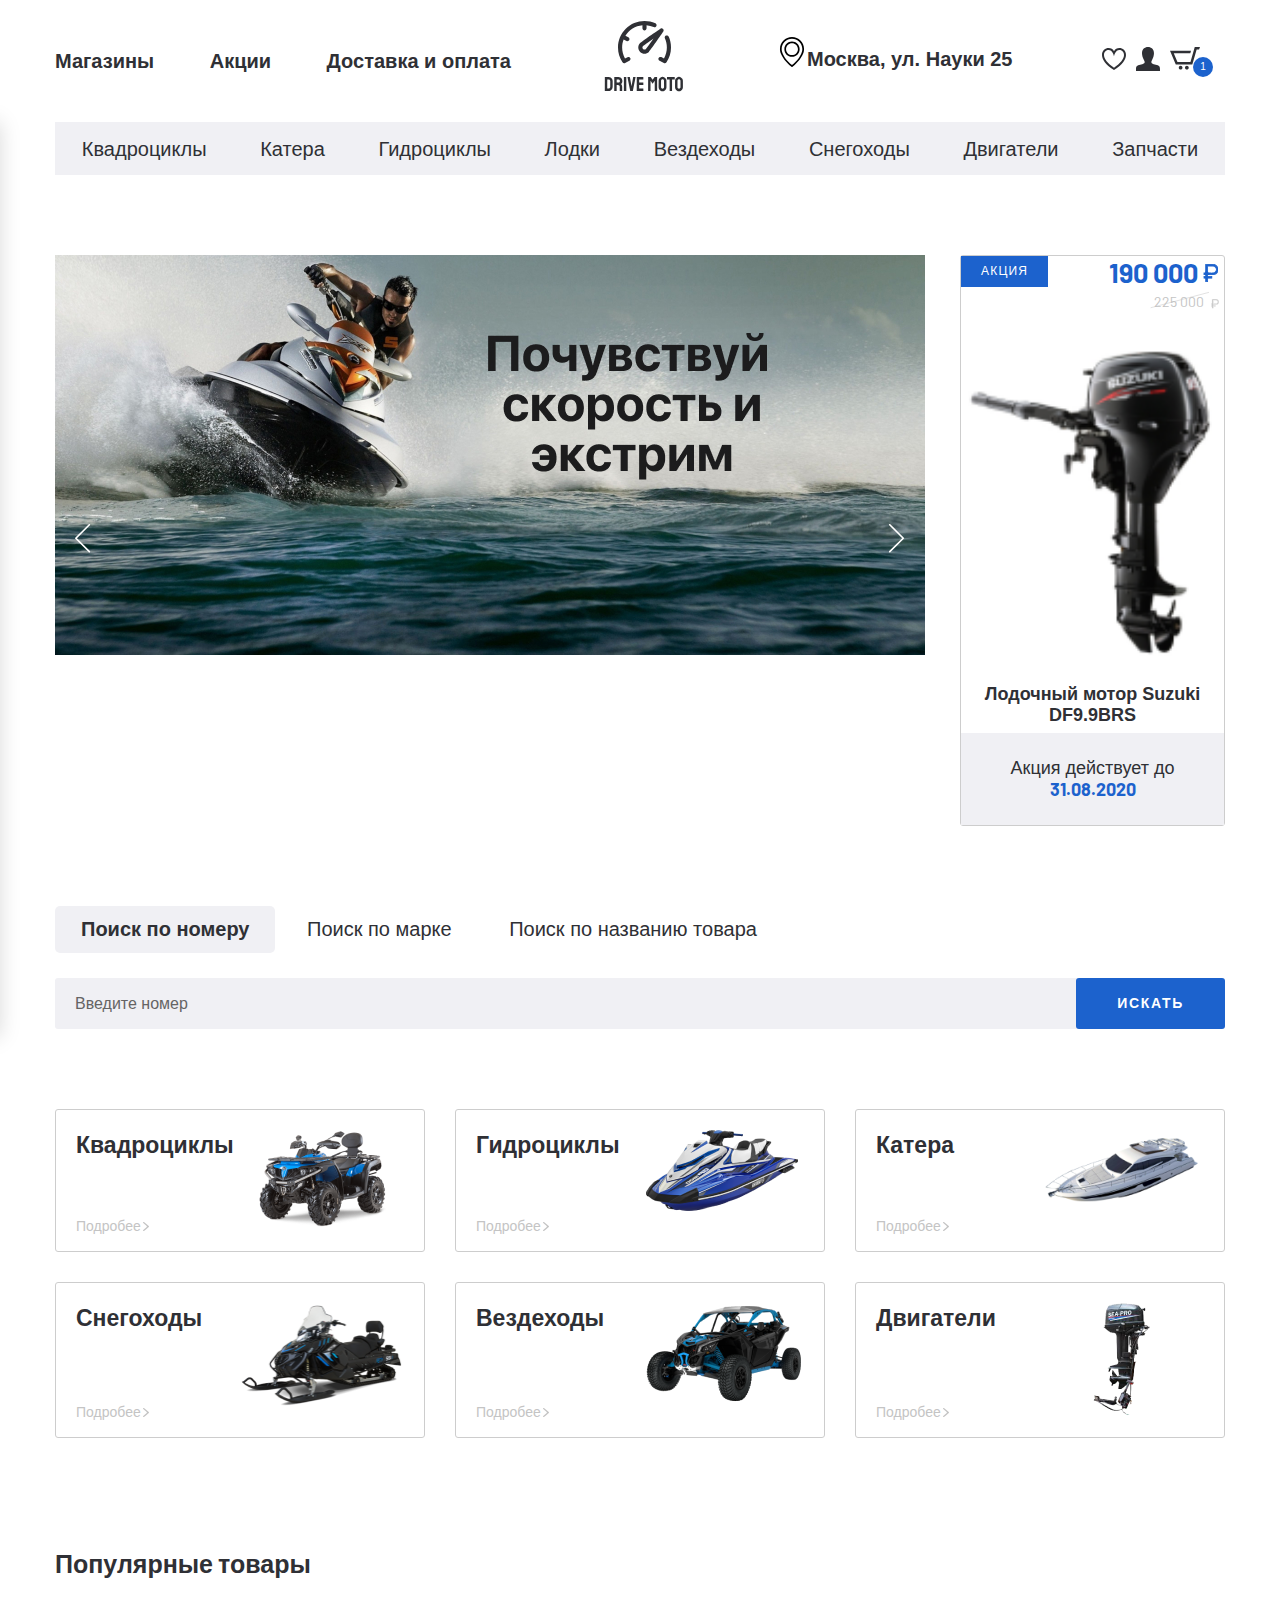
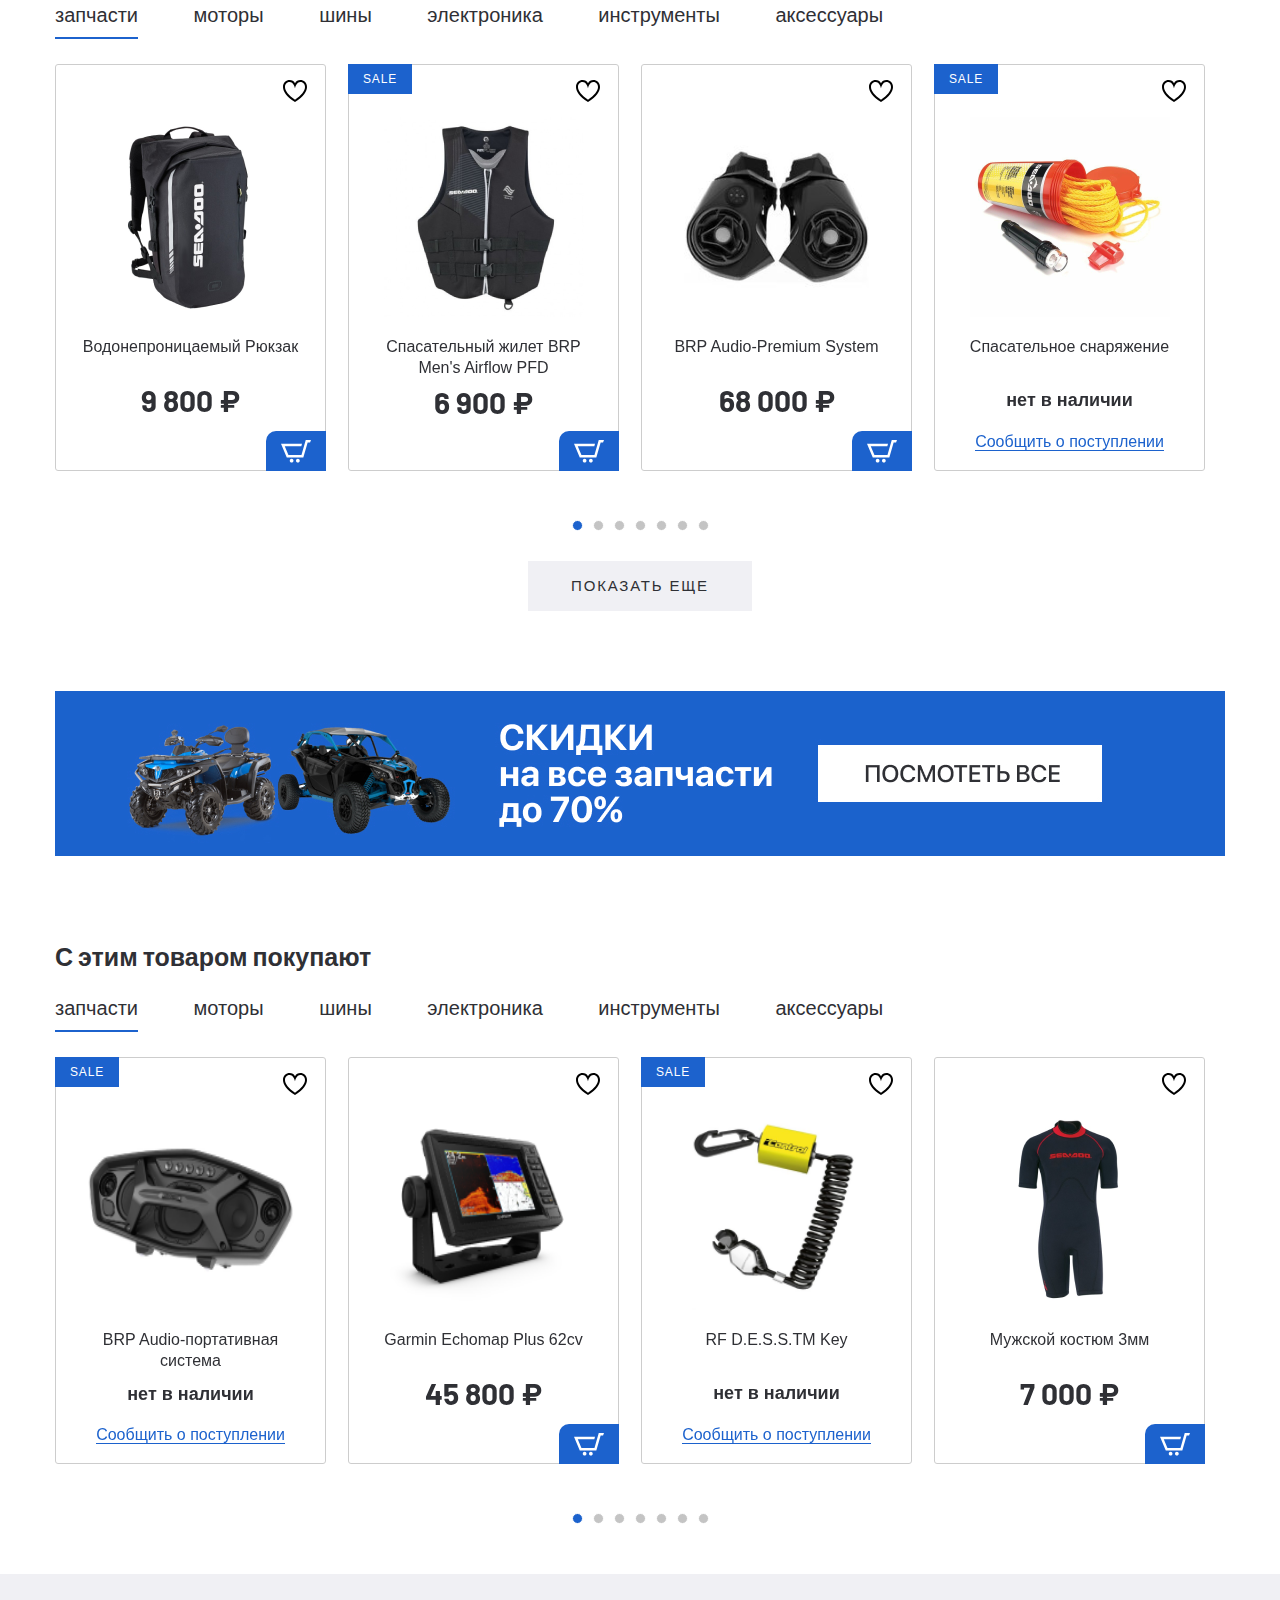
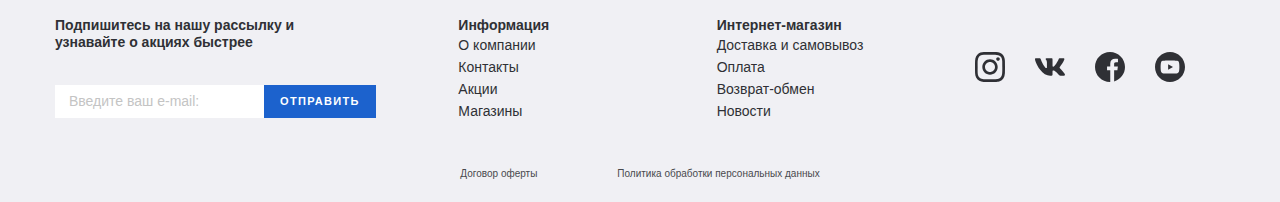
<file: index.html>
<!DOCTYPE html>
<html lang="ru">

<head>
  <meta charset="UTF-8">
  <meta name="viewport" content="width=device-width, initial-scale=1.0">
  <meta http-equiv="X-UA-Compatible" content="ie=edge">
  <title>Document</title>
  <link href="https://fonts.googleapis.com/css2?family=Barlow:wght@400;700&display=swap" rel="stylesheet">
  <link rel="stylesheet" href="css/normalize.css">
  <link rel="stylesheet" href="css/slick.css">
  <link rel="stylesheet" href="css/fonts.css">
  <link rel="stylesheet" href="css/ion.rangeSlider.min.css">
  <link rel="stylesheet" href="css/jquery.formstyler.css">
  <link rel="stylesheet" href="css/jquery.formstyler.theme.css">
  <link rel="stylesheet" href="css/jquery.rateyo.min.css">
  <link rel="stylesheet" href="css/style.css">
  <link rel="stylesheet" href="css/media.css">
</head>

<body>

  <header class="header">
    <div class="header__top">
      <div class="container">
        <div class="header__top-inner">
          <nav class="menu">
            <button class="menu__btn">
              <div class="menu__btn-line"></div>
              <div class="menu__btn-line"></div>
              <div class="menu__btn-line"></div>
            </button>
            <ul class="menu__list">
              <li class="menu__item">
                <a class="menu__link" href="#">
                  Магазины
                </a>
              </li>
              <li class="menu__item">
                <a class="menu__link" href="#">
                  Акции
                </a>
              </li>
              <li class="menu__item">
                <a class="menu__link" href="#">
                  Доставка и оплата
                </a>
              </li>
            </ul>
          </nav>
          <a class="logo" href="#">
            <img class="logo__img" src="images/logo.svg" alt="">
          </a>
          <div class="header__box">
            <p class="header__adress">
              Москва, ул. Науки 25
            </p>
            <ul class="user-list">
              <li class="user-list__item">
                <a class="user-list__link" href="#">
                  <img src="images/heart.svg" alt="">
                </a>
              </li>
              <li class="user-list__item">
                <a class="user-list__link" href="#">
                  <img src="images/user.svg" alt="">
                </a>
              </li>
              <li class="user-list__item">
                <a class="user-list__link basket" href="#">
                  <img src="images/basket.svg" alt="">
                  <p class="basket__num">1</p>
                </a>
              </li>
            </ul>
          </div>
        </div>
      </div>
    </div>
    <ul class="menu-mobile__list">
      <li class="menu-mobile__item">
        <a class="menu-mobile__link" href="#">
          <img class="menu-mobile__img" src="images/user.svg" alt="">
          <p>Войти</p>
        </a>
      </li>
      <li class="menu-mobile__item">
        <a class="menu-mobile__link" href="#">
          <img class="menu-mobile__img" src="images/user.svg" alt="">
          <p>Регистрация</p>
        </a>
      </li>
      <li class="menu-mobile__item">
        <a class="menu-mobile__link" href="#">
          <img class="menu-mobile__img" src="images/heart.svg" alt="">
          <p>Избранное</p>
        </a>
      </li>
      <li class="menu-mobile__item">
        <a class="menu-mobile__link" href="#">
          <img class="menu-mobile__img" src="images/basket.svg" alt="">
          <p>Корзина</p>
        </a>
      </li>
      <li class="menu-mobile__item">
        <a class="menu-mobile__link" href="#">
          <img class="menu-mobile__img" src="images/house.svg" alt="">
          <p>Магазины</p>
        </a>
      </li>
      <li class="menu-mobile__item">
        <a class="menu-mobile__link" href="#">
          <img class="menu-mobile__img" src="images/procent.svg" alt="">
          <p>Акции</p>
        </a>
      </li>
      <li class="menu-mobile__item">
        <a class="menu-mobile__link" href="#">
          <img class="menu-mobile__img" src="images/box.svg" alt="">
          <p>Доставка и оплата</p>
        </a>
      </li>
      <li class="menu-mobile__item">
        <a class="menu-mobile__link" href="#">
          <p>Квадроциклы</p>
        </a>
      <li class="menu-mobile__item">
        <a class="menu-mobile__link" href="#">
          <p>Катера</p>
        </a>
      <li class="menu-mobile__item">
        <a class="menu-mobile__link" href="#">
          <p>Гидроциклы</p>
        </a>
      <li class="menu-mobile__item">
        <a class="menu-mobile__link" href="#">
          <p>Лодки</p>
        </a>
      <li class="menu-mobile__item">
        <a class="menu-mobile__link" href="#">
          <p>Вездеходы</p>
        </a>
      <li class="menu-mobile__item">
        <a class="menu-mobile__link" href="#">
          <p>Снегоходы</p>
        </a>
      <li class="menu-mobile__item">
        <a class="menu-mobile__link" href="#">
          <p>Двигатели</p>
        </a>
      <li class="menu-mobile__item">
        <a class="menu-mobile__link" href="#">
          <p>Запчасти</p>
        </a>
    </ul>
    <div class="menu__mobile-linewrapper">
      <ul class="menu__mobile-line">
        <li class="menu__item">
          <a class="menu__link" href="#">
            Магазины
          </a>
        </li>
        <li class="menu__item">
          <a class="menu__link" href="#">
            Акции
          </a>
        </li>
        <li class="menu__item">
          <a class="menu__link" href="#">
            Доставка и оплата
          </a>
        </li>
      </ul>
    </div>
    <div class="header__bottom">
      <div class="container">
        <ul class="menu-categories">
          <li class="menu-categories__item">
            <a class="menu-categories__link" a href="">Квадроциклы</a>
          </li>
          <li class="menu-categories__item">
            <a class="menu-categories__link" a href="">Катера</a>
          </li>
          <li class="menu-categories__item">
            <a class="menu-categories__link" a href="">Гидроциклы</a>
          </li>
          <li class="menu-categories__item">
            <a class="menu-categories__link" a href="">Лодки</a>
          </li>
          <li class="menu-categories__item">
            <a class="menu-categories__link" a href="">Вездеходы</a>
          </li>
          <li class="menu-categories__item">
            <a class="menu-categories__link" a href="">Снегоходы</a>
          </li>
          <li class="menu-categories__item">
            <a class="menu-categories__link" a href="">Двигатели</a>
          </li>
          <li class="menu-categories__item">
            <a class="menu-categories__link" a href="">Запчасти</a>
          </li>
        </ul>
      </div>
    </div>
  </header>


  <section class="banner-section page-section">
    <div class="container">
      <div class="banner-section__inner">
        <div class="banner-section__slider">
          <a class="banner-section__slider-item" href="#">
            <img class="banner-section__slider-img" src="images/banner-slider.jpg" alt="">
          </a>
          <a class="banner-section__slider-item" href="#">
            <img class="banner-section__slider-img" src="images/banner-slider.jpg" alt="">
          </a>
          <a class="banner-section__slider-item" href="#">
            <img class="banner-section__slider-img" src="images/banner-slider.jpg" alt="">
          </a>
          <a class="banner-section__slider-item" href="#">
            <img class="banner-section__slider-img" src="images/banner-slider.jpg" alt="">
          </a>
          <a class="banner-section__slider-item" href="#">
            <img class="banner-section__slider-img" src="images/banner-slider.jpg" alt="">
          </a>
          <a class="banner-section__slider-item" href="#">
            <img class="banner-section__slider-img" src="images/banner-slider.jpg" alt="">
          </a>
        </div>
        <a class="banner-section__item sale-item" href="#">
          <div class="sale-item__top">
            <p class="sale-item__info">
              акция
            </p>
            <div class="sale-item__price">
              <div class="price sale-item__price-new">190 000</div>
              <div class="price sale-item__price-old">225 000</div>
            </div>
          </div>
          <img class="sale-item__img" src="images/content/sale-1.png" alt="">
          <h5 class="sale-item__title">
            Лодочный мотор Suzuki DF9.9BRS
          </h5>
          <p class="sale-item__footer">
            Акция действует до
            <span>31.08.2020</span>
          </p>
        </a>
      </div>
    </div>
  </section>
 
  <div class="search page-section">
    <div class="container">
      <div class="search__inner">
        <div class="search__tabs tabs-wrapper">
          <div class="mobile-overflow">
            <a class="tab search__tabs-item tab--active" href="#tab-1">Поиск по номеру</a>
            <a class="tab search__tabs-item" href="#tab-2">Поиск по марке</a>
            <a class="tab search__tabs-item" href="#tab-3">Поиск по названию товара</a>
          </div>
        </div>
        <div class="search__content">
          <div id="tab-1" class="tabs-content search__content-item  tabs-content--active">
            <form class="search__content-form">
              <input class="search__content-input" type="text" placeholder="Введите номер">
              <button class="search__content-btn" type="submit">искать</button>
            </form>
          </div>
          <div id="tab-2" class=" tabs-content search__content-item">
            <form class="search__content-form">
              <input class="search__content-input" type="text" placeholder="Введите марку">
              <button class="search__content-btn" type="submit">искать</button>
            </form>
          </div>
          <div id="tab-3" class="tabs-content search__content-item">
            <form class="search__content-form">
              <input class="search__content-input" type="text" placeholder="Введите название товара">
              <button class="search__content-btn" type="submit">искать</button>
            </form>
          </div>
        </div>
      </div>
    </div>
  </div>

  <section class="categories page-section">
    <div class="container">
      <div class="categories__inner">
        <a class="categories__item" href="#">
          <div class="categories__item-info">
            <h4 class="categories__item-title">Квадроциклы</h4>
            <p class="categories__item-text">Подробее</p>
          </div>
          <div class="categories__item-img">
            <img src="images/categories-1.png" alt="">
          </div>
        </a>
        <a class="categories__item" href="#">
          <div class="categories__item-info">
            <h4 class="categories__item-title">Гидроциклы</h4>
            <p class="categories__item-text">Подробее</p>
          </div>
          <div class="categories__item-img">
            <img src="images/categories-2.png" alt="">
          </div>
        </a>
        <a class="categories__item" href="#">
          <div class="categories__item-info">
            <h4 class="categories__item-title">Катера</h4>
            <p class="categories__item-text">Подробее</p>
          </div>
          <div class="categories__item-img">
            <img src="images/categories-3.png" alt="">
          </div>
        </a>
        <a class="categories__item" href="#">
          <div class="categories__item-info">
            <h4 class="categories__item-title">Снегоходы</h4>
            <p class="categories__item-text">Подробее</p>
          </div>
          <div class="categories__item-img">
            <img src="images/categories-4.png" alt="">
          </div>
        </a>
        <a class="categories__item" href="#">
          <div class="categories__item-info">
            <h4 class="categories__item-title">Вездеходы</h4>
            <p class="categories__item-text">Подробее</p>
          </div>
          <div class="categories__item-img">
            <img src="images/categories-5.png" alt="">
          </div>
        </a>
        <a class="categories__item" href="#">
          <div class="categories__item-info">
            <h4 class="categories__item-title">Двигатели</h4>
            <p class="categories__item-text">Подробее</p>
          </div>
          <div class="categories__item-img">
            <img src="images/categories-6.png" alt="">
          </div>
        </a>
      </div>
    </div>
  </section>

  <section class="products">
    <div class="container">
      <div class="products__inner">
        <h3 class="product__title">
          Популярные товары
        </h3>
        <div class="tabs-wrapper">
          <div class="tabs products__tabs mobile-overflow">
            <a class="tab products__tab tab--active" href="#product-tab-1">запчасти</a>
            <a class="tab products__tab" href="#product-tab-2">моторы</a>
            <a class="tab products__tab" href="#product-tab-3">шины</a>
            <a class="tab products__tab" href="#product-tab-4">электроника</a>
            <a class="tab products__tab" href="#product-tab-5">инструменты</a>
            <a class="tab products__tab" href="#product-tab-6">аксессуары</a>
          </div>
        </div>
        <div class="tabs-container products__container">
          <div id="product-tab-1" class="tabs-content products__content tabs-content--active">
            <div class="product-slider">
              <div class="product-slider__item">
                <div class="product-item__wrapper">
                  <button class="product-item__favorite"></button>
                  <button class="product-item__basket">
                    <img src="images/basket-white.svg" alt="">
                  </button>
                  <a class="product-item__notify-link" href="#">
                    <span>Сообщить о поступлении</span>
                  </a>
                  <a class="product-item" href="#">
                    <p class="product-item__hover-text">посмотреть товар</p>
                    <img class="product-item__img" src="images/content/product-1.png" alt="">
                    <h4 class="product-item__title">
                      Водонепроницаемый
                      Рюкзак
                    </h4>
                    <p class="price product-item__price">
                      9 800 ₽
                    </p>
                    <p class="product-item__notify-text">
                      нет в наличии
                    </p>
                  </a>
                </div>
              </div>
              <div class="product-slider__item">
                <div class="product-item__wrapper">
                  <button class="product-item__favorite"></button>
                  <button class="product-item__basket">
                    <img src="images/basket-white.svg" alt="">
                  </button>
                  <a class="product-item__notify-link" href="#">
                    <span>Сообщить о поступлении</span>
                  </a>
                  <a class="product-item product-item--sale" href="#">
                    <p class="product-item__hover-text">посмотреть товар</p>
                    <img class="product-item__img" src="images/content/product-2.png" alt="">
                    <h4 class="product-item__title product-item__title--down">
                    Спасательный жилет BRP Men's Airflow PFD
                    </h4>
                    <p class="price product-item__price">
                      6 900 ₽
                    </p>
                    <p class="product-item__notify-text">
                      нет в наличии
                    </p>
                  </a>
                </div>
              </div>
              <div class="product-slider__item">
                <div class="product-item__wrapper">
                  <button class="product-item__favorite"></button>
                  <button class="product-item__basket">
                    <img src="images/basket-white.svg" alt="">
                  </button>
                  <a class="product-item__notify-link" href="#">
                    <span>Сообщить о поступлении</span>
                  </a>
                  <a class="product-item" href="#">
                    <p class="product-item__hover-text">посмотреть товар</p>
                    <img class="product-item__img" src="images/content/product-3.png" alt="">
                    <h4 class="product-item__title">
                    BRP Audio-Premium System
                    </h4>
                    <p class="price product-item__price">
                    68 000 ₽
                    </p>
                    <p class="product-item__notify-text">
                      нет в наличии
                    </p>
                  </a>
                </div>
              </div>
              <div class="product-slider__item">
                <div class="product-item__wrapper  product-item__not-available">
                  <button class="product-item__favorite"></button>
                  <button class="product-item__basket">
                    <img src="images/basket-white.svg" alt="">
                  </button>
                  <a class="product-item__notify-link" href="#">
                    <span>Сообщить о поступлении</span>
                  </a>
                  <a class="product-item product-item--sale" href="#">
                    <p class="product-item__hover-text">посмотреть товар</p>
                    <img class="product-item__img" src="images/content/product-4.png" alt="">
                    <h4 class="product-item__title product-item__title--downkey">
                    Спасательное
                    снаряжение
                    </h4>
                    <p class="price product-item__price">
                      9 800 ₽
                    </p>
                    <p class="product-item__notify-text">
                      нет в наличии
                    </p>
                  </a>
                </div>
              </div>
              <div class="product-slider__item">
                <div class="product-item__wrapper">
                  <button class="product-item__favorite"></button>
                  <button class="product-item__basket">
                    <img src="images/basket-white.svg" alt="">
                  </button>
                  <a class="product-item__notify-link" href="#">
                    <span>Сообщить о поступлении</span>
                  </a>
                  <a class="product-item product-item--sale" href="#">
                    <p class="product-item__hover-text">посмотреть товар</p>
                    <img class="product-item__img" src="images/content/product-1.png" alt="">
                    <h4 class="product-item__title">
                      Водонепроницаемый
                      Рюкзак
                    </h4>
                    <p class="price product-item__price">
                      9 800 ₽
                    </p>
                    <p class="product-item__notify-text">
                      нет в наличии
                    </p>
                  </a>
                </div>
              </div>
              <div class="product-slider__item">
                <div class="product-item__wrapper">
                  <button class="product-item__favorite"></button>
                  <button class="product-item__basket">
                    <img src="images/basket-white.svg" alt="">
                  </button>
                  <a class="product-item__notify-link" href="#">
                    <span>Сообщить о поступлении</span>
                  </a>
                  <a class="product-item product-item--sale" href="#">
                    <p class="product-item__hover-text">посмотреть товар</p>
                    <img class="product-item__img" src="images/content/product-1.png" alt="">
                    <h4 class="product-item__title">
                      Водонепроницаемый
                      Рюкзак
                    </h4>
                    <p class="price product-item__price">
                      9 800 ₽
                    </p>
                    <p class="product-item__notify-text">
                      нет в наличии
                    </p>
                  </a>
                </div>
              </div>
              <div class="product-slider__item">
                <div class="product-item__wrapper">
                  <button class="product-item__favorite"></button>
                  <button class="product-item__basket">
                    <img src="images/basket-white.svg" alt="">
                  </button>
                  <a class="product-item__notify-link" href="#">
                    <span>Сообщить о поступлении</span>
                  </a>
                  <a class="product-item product-item--sale" href="#">
                    <p class="product-item__hover-text">посмотреть товар</p>
                    <img class="product-item__img" src="images/content/product-1.png" alt="">
                    <h4 class="product-item__title">
                      Водонепроницаемый
                      Рюкзак
                    </h4>
                    <p class="price product-item__price">
                      9 800 ₽
                    </p>
                    <p class="product-item__notify-text">
                      нет в наличии
                    </p>
                  </a>
                </div>
              </div>
            </div>
          </div>
          <div id="product-tab-2" class="tabs-content products__content">
            <div class="product-slider">
              <div class="product-slider__item">
                <div class="product-item__wrapper">
                  <button class="product-item__favorite"></button>
                  <button class="product-item__basket">
                    <img src="images/basket-white.svg" alt="">
                  </button>
                  <a class="product-item__notify-link" href="#">
                    <span>Сообщить о поступлении</span>
                  </a>
                  <a class="product-item" href="#">
                    <p class="product-item__hover-text">посмотреть товар</p>
                    <img class="product-item__img" src="images/content/product-1.png" alt="">
                    <h4 class="product-item__title">
                      Водонепроницаемый
                      Рюкзак
                    </h4>
                    <p class="price product-item__price">
                      9 800 ₽
                    </p>
                    <p class="product-item__notify-text">
                      нет в наличии
                    </p>
                  </a>
                </div>
              </div>
              <div class="product-slider__item">
                <div class="product-item__wrapper">
                  <button class="product-item__favorite"></button>
                  <button class="product-item__basket">
                    <img src="images/basket-white.svg" alt="">
                  </button>
                  <a class="product-item__notify-link" href="#">
                    <span>Сообщить о поступлении</span>
                  </a>
                  <a class="product-item product-item--sale" href="#">
                    <p class="product-item__hover-text">посмотреть товар</p>
                    <img class="product-item__img" src="images/content/product-1.png" alt="">
                    <h4 class="product-item__title">
                      Водонепроницаемый
                      Рюкзак
                    </h4>
                    <p class="price product-item__price">
                      9 800 ₽
                    </p>
                    <p class="product-item__notify-text">
                      нет в наличии
                    </p>
                  </a>
                </div>
              </div>
              <div class="product-slider__item">
                <div class="product-item__wrapper product-item__not-available">
                  <button class="product-item__favorite"></button>
                  <button class="product-item__basket">
                    <img src="images/basket-white.svg" alt="">
                  </button>
                  <a class="product-item__notify-link" href="#">
                    <span>Сообщить о поступлении</span>
                  </a>
                  <a class="product-item product-item--sale" href="#">
                    <p class="product-item__hover-text">посмотреть товар</p>
                    <img class="product-item__img" src="images/content/product-1.png" alt="">
                    <h4 class="product-item__title">
                      Водонепроницаемый
                      Рюкзак
                    </h4>
                    <p class="price product-item__price">
                      9 800 ₽
                    </p>
                    <p class="product-item__notify-text">
                      нет в наличии
                    </p>
                  </a>
                </div>
              </div>
              <div class="product-slider__item">
                <div class="product-item__wrapper">
                  <button class="product-item__favorite"></button>
                  <button class="product-item__basket">
                    <img src="images/basket-white.svg" alt="">
                  </button>
                  <a class="product-item__notify-link" href="#">
                    <span>Сообщить о поступлении</span>
                  </a>
                  <a class="product-item product-item--sale" href="#">
                    <p class="product-item__hover-text">посмотреть товар</p>
                    <img class="product-item__img" src="images/content/product-1.png" alt="">
                    <h4 class="product-item__title">
                      Водонепроницаемый
                      Рюкзак
                    </h4>
                    <p class="price product-item__price">
                      9 800 ₽
                    </p>
                    <p class="product-item__notify-text">
                      нет в наличии
                    </p>
                  </a>
                </div>
              </div>
              <div class="product-slider__item">
                <div class="product-item__wrapper">
                  <button class="product-item__favorite"></button>
                  <button class="product-item__basket">
                    <img src="images/basket-white.svg" alt="">
                  </button>
                  <a class="product-item__notify-link" href="#">
                    <span>Сообщить о поступлении</span>
                  </a>
                  <a class="product-item product-item--sale" href="#">
                    <p class="product-item__hover-text">посмотреть товар</p>
                    <img class="product-item__img" src="images/content/product-1.png" alt="">
                    <h4 class="product-item__title">
                      Водонепроницаемый
                      Рюкзак
                    </h4>
                    <p class="price product-item__price">
                      9 800 ₽
                    </p>
                    <p class="product-item__notify-text">
                      нет в наличии
                    </p>
                  </a>
                </div>
              </div>
              <div class="product-slider__item">
                <div class="product-item__wrapper">
                  <button class="product-item__favorite"></button>
                  <button class="product-item__basket">
                    <img src="images/basket-white.svg" alt="">
                  </button>
                  <a class="product-item__notify-link" href="#">
                    <span>Сообщить о поступлении</span>
                  </a>
                  <a class="product-item product-item--sale" href="#">
                    <p class="product-item__hover-text">посмотреть товар</p>
                    <img class="product-item__img" src="images/content/product-1.png" alt="">
                    <h4 class="product-item__title">
                      Водонепроницаемый
                      Рюкзак
                    </h4>
                    <p class="price product-item__price">
                      9 800 ₽
                    </p>
                    <p class="product-item__notify-text">
                      нет в наличии
                    </p>
                  </a>
                </div>
              </div>
              <div class="product-slider__item">
                <div class="product-item__wrapper">
                  <button class="product-item__favorite"></button>
                  <button class="product-item__basket">
                    <img src="images/basket-white.svg" alt="">
                  </button>
                  <a class="product-item__notify-link" href="#">
                    <span>Сообщить о поступлении</span>
                  </a>
                  <a class="product-item product-item--sale" href="#">
                    <p class="product-item__hover-text">посмотреть товар</p>
                    <img class="product-item__img" src="images/content/product-1.png" alt="">
                    <h4 class="product-item__title">
                      Водонепроницаемый
                      Рюкзак
                    </h4>
                    <p class="price product-item__price">
                      9 800 ₽
                    </p>
                    <p class="product-item__notify-text">
                      нет в наличии
                    </p>
                  </a>
                </div>
              </div>
            </div>
          </div>
          <div id="product-tab-3" class="tabs-content products__content">slider-3</div>
          <div id="product-tab-4" class="tabs-content products__content">slider-4</div>
          <div id="product-tab-5" class="tabs-content products__content">slider-5</div>
          <div id="product-tab-6" class="tabs-content products__content">slider-6</div>
        </div>
        <div class="product__more">
          <a class="product__more-link" href="#">Показать еще</a>
        </div>
      </div>
    </div>
  </section>

  <div class="banner">
    <div class="container">
      <a class="banner__link" href="#">
        <img src="images/content/banner.jpg" alt="">
      </a>
    </div>
  </div>

  <section class="products">
    <div class="container">
      <div class="products__inner">
        <h3 class="product__title">
          С этим товаром покупают
        </h3>
        <div class="tabs-wrapper">
          <div class="tabs products__tabs mobile-overflow">
            <a class="tab products__tab tab--active" href="#popular-tab-1">запчасти</a>
            <a class="tab products__tab" href="#popular-tab-2">моторы</a>
            <a class="tab products__tab" href="#popular-tab-3">шины</a>
            <a class="tab products__tab" href="#popular-tab-4">электроника</a>
            <a class="tab products__tab" href="#popular-tab-5">инструменты</a>
            <a class="tab products__tab" href="#popular-tab-6">аксессуары</a>
          </div>
        </div>
        <div class="tabs-container products__container">
          <div id="popular-tab-1" class="tabs-content products__content tabs-content--active">
            <div class="product-slider">
              <div class="product-slider__item">
                <div class="product-item__wrapper product-item__not-available">
                  <button class="product-item__favorite"></button>
                  <button class="product-item__basket">
                    <img src="images/basket-white.svg" alt="">
                  </button>
                  <a class="product-item__notify-link" href="#">
                    <span>Сообщить о поступлении</span>
                  </a>
                  <a class="product-item  product-item--sale" href="#">
                    <p class="product-item__hover-text">посмотреть товар</p>
                    <img class="product-item__img" src="images/content/product-5.png" alt="">
                    <h4 class="product-item__title">
                      BRP Audio-портативная система
                    </h4>
                    <p class="price product-item__price">
                      9 800 ₽
                    </p>
                    <p class="product-item__notify-text">
                      нет в наличии
                    </p>
                  </a>
                </div>
              </div>
              <div class="product-slider__item">
                <div class="product-item__wrapper">
                  <button class="product-item__favorite"></button>
                  <button class="product-item__basket">
                    <img src="images/basket-white.svg" alt="">
                  </button>
                  <a class="product-item__notify-link" href="#">
                    <span>Сообщить о поступлении</span>
                  </a>
                  <a class="product-item" href="#">
                    <p class="product-item__hover-text">посмотреть товар</p>
                    <img class="product-item__img" src="images/content/product-6.png" alt="">
                    <h4 class="product-item__title">
                    Garmin Echomap Plus 62cv
                    </h4>
                    <p class="price product-item__price">
                    45 800 ₽
                    </p>
                    <p class="product-item__notify-text">
                      нет в наличии
                    </p>
                  </a>
                </div>
              </div>
              <div class="product-slider__item">
                <div class="product-item__wrapper product-item__not-available">
                  <button class="product-item__favorite"></button>
                  <button class="product-item__basket">
                    <img src="images/basket-white.svg" alt="">
                  </button>
                  <a class="product-item__notify-link" href="#">
                    <span>Сообщить о поступлении</span>
                  </a>
                  <a class="product-item product-item--sale" href="#">
                    <p class="product-item__hover-text">посмотреть товар</p>
                    <img class="product-item__img" src="images/content/product-7.png" alt="">
                    <h4 class="product-item__title product-item__title--downkey">
                    RF D.E.S.S.TM Key
                    </h4>
                    <p class="price product-item__price">
                      9 800 ₽
                    </p>
                    <p class="product-item__notify-text">
                      нет в наличии
                    </p>
                  </a>
                </div>
              </div>
              <div class="product-slider__item">
                <div class="product-item__wrapper">
                  <button class="product-item__favorite"></button>
                  <button class="product-item__basket">
                    <img src="images/basket-white.svg" alt="">
                  </button>
                  <a class="product-item__notify-link" href="#">
                    <span>Сообщить о поступлении</span>
                  </a>
                  <a class="product-item" href="#">
                    <p class="product-item__hover-text">посмотреть товар</p>
                    <img class="product-item__img" src="images/content/product-8.png" alt="">
                    <h4 class="product-item__title">
                    Мужской костюм
                    3мм
                    </h4>
                    <p class="price product-item__price">
                    7 000 ₽
                    </p>
                    <p class="product-item__notify-text">
                      нет в наличии
                    </p>
                  </a>
                </div>
              </div>
              <div class="product-slider__item">
                <div class="product-item__wrapper">
                  <button class="product-item__favorite"></button>
                  <button class="product-item__basket">
                    <img src="images/basket-white.svg" alt="">
                  </button>
                  <a class="product-item__notify-link" href="#">
                    <span>Сообщить о поступлении</span>
                  </a>
                  <a class="product-item product-item--sale" href="#">
                    <p class="product-item__hover-text">посмотреть товар</p>
                    <img class="product-item__img" src="images/content/product-1.png" alt="">
                    <h4 class="product-item__title">
                      Водонепроницаемый
                      Рюкзак
                    </h4>
                    <p class="price product-item__price">
                      9 800 ₽
                    </p>
                    <p class="product-item__notify-text">
                      нет в наличии
                    </p>
                  </a>
                </div>
              </div>
              <div class="product-slider__item">
                <div class="product-item__wrapper">
                  <button class="product-item__favorite"></button>
                  <button class="product-item__basket">
                    <img src="images/basket-white.svg" alt="">
                  </button>
                  <a class="product-item__notify-link" href="#">
                    <span>Сообщить о поступлении</span>
                  </a>
                  <a class="product-item product-item--sale" href="#">
                    <p class="product-item__hover-text">посмотреть товар</p>
                    <img class="product-item__img" src="images/content/product-1.png" alt="">
                    <h4 class="product-item__title">
                      Водонепроницаемый
                      Рюкзак
                    </h4>
                    <p class="price product-item__price">
                      9 800 ₽
                    </p>
                    <p class="product-item__notify-text">
                      нет в наличии
                    </p>
                  </a>
                </div>
              </div>
              <div class="product-slider__item">
                <div class="product-item__wrapper">
                  <button class="product-item__favorite"></button>
                  <button class="product-item__basket">
                    <img src="images/basket-white.svg" alt="">
                  </button>
                  <a class="product-item__notify-link" href="#">
                    <span>Сообщить о поступлении</span>
                  </a>
                  <a class="product-item product-item--sale" href="#">
                    <p class="product-item__hover-text">посмотреть товар</p>
                    <img class="product-item__img" src="images/content/product-1.png" alt="">
                    <h4 class="product-item__title">
                      Водонепроницаемый
                      Рюкзак
                    </h4>
                    <p class="price product-item__price">
                      9 800 ₽
                    </p>
                    <p class="product-item__notify-text">
                      нет в наличии
                    </p>
                  </a>
                </div>
              </div>
            </div>
          </div>
          <div id="popular-tab-2" class="tabs-content products__content">
            <div class="product-slider">
              <div class="product-slider__item">
                <div class="product-item__wrapper">
                  <button class="product-item__favorite"></button>
                  <button class="product-item__basket">
                    <img src="images/basket-white.svg" alt="">
                  </button>
                  <a class="product-item__notify-link" href="#">
                    <span>Сообщить о поступлении</span>
                  </a>
                  <a class="product-item" href="#">
                    <p class="product-item__hover-text">посмотреть товар</p>
                    <img class="product-item__img" src="images/content/product-1.png" alt="">
                    <h4 class="product-item__title">
                      Водонепроницаемый
                      Рюкзак
                    </h4>
                    <p class="price product-item__price">
                      9 800 ₽
                    </p>
                    <p class="product-item__notify-text">
                      нет в наличии
                    </p>
                  </a>
                </div>
              </div>
              <div class="product-slider__item">
                <div class="product-item__wrapper">
                  <button class="product-item__favorite"></button>
                  <button class="product-item__basket">
                    <img src="images/basket-white.svg" alt="">
                  </button>
                  <a class="product-item__notify-link" href="#">
                    <span>Сообщить о поступлении</span>
                  </a>
                  <a class="product-item product-item--sale" href="#">
                    <p class="product-item__hover-text">посмотреть товар</p>
                    <img class="product-item__img" src="images/content/product-1.png" alt="">
                    <h4 class="product-item__title">
                      Водонепроницаемый
                      Рюкзак
                    </h4>
                    <p class="price product-item__price">
                      9 800 ₽
                    </p>
                    <p class="product-item__notify-text">
                      нет в наличии
                    </p>
                  </a>
                </div>
              </div>
              <div class="product-slider__item">
                <div class="product-item__wrapper product-item__not-available">
                  <button class="product-item__favorite"></button>
                  <button class="product-item__basket">
                    <img src="images/basket-white.svg" alt="">
                  </button>
                  <a class="product-item__notify-link" href="#">
                    <span>Сообщить о поступлении</span>
                  </a>
                  <a class="product-item product-item--sale" href="#">
                    <p class="product-item__hover-text">посмотреть товар</p>
                    <img class="product-item__img" src="images/content/product-1.png" alt="">
                    <h4 class="product-item__title">
                      Водонепроницаемый
                      Рюкзак
                    </h4>
                    <p class="price product-item__price">
                      9 800 ₽
                    </p>
                    <p class="product-item__notify-text">
                      нет в наличии
                    </p>
                  </a>
                </div>
              </div>
              <div class="product-slider__item">
                <div class="product-item__wrapper">
                  <button class="product-item__favorite"></button>
                  <button class="product-item__basket">
                    <img src="images/basket-white.svg" alt="">
                  </button>
                  <a class="product-item__notify-link" href="#">
                    <span>Сообщить о поступлении</span>
                  </a>
                  <a class="product-item product-item--sale" href="#">
                    <p class="product-item__hover-text">посмотреть товар</p>
                    <img class="product-item__img" src="images/content/product-1.png" alt="">
                    <h4 class="product-item__title">
                      Водонепроницаемый
                      Рюкзак
                    </h4>
                    <p class="price product-item__price">
                      9 800 ₽
                    </p>
                    <p class="product-item__notify-text">
                      нет в наличии
                    </p>
                  </a>
                </div>
              </div>
              <div class="product-slider__item">
                <div class="product-item__wrapper">
                  <button class="product-item__favorite"></button>
                  <button class="product-item__basket">
                    <img src="images/basket-white.svg" alt="">
                  </button>
                  <a class="product-item__notify-link" href="#">
                    <span>Сообщить о поступлении</span>
                  </a>
                  <a class="product-item product-item--sale" href="#">
                    <p class="product-item__hover-text">посмотреть товар</p>
                    <img class="product-item__img" src="images/content/product-1.png" alt="">
                    <h4 class="product-item__title">
                      Водонепроницаемый
                      Рюкзак
                    </h4>
                    <p class="price product-item__price">
                      9 800 ₽
                    </p>
                    <p class="product-item__notify-text">
                      нет в наличии
                    </p>
                  </a>
                </div>
              </div>
              <div class="product-slider__item">
                <div class="product-item__wrapper">
                  <button class="product-item__favorite"></button>
                  <button class="product-item__basket">
                    <img src="images/basket-white.svg" alt="">
                  </button>
                  <a class="product-item__notify-link" href="#">
                    <span>Сообщить о поступлении</span>
                  </a>
                  <a class="product-item product-item--sale" href="#">
                    <p class="product-item__hover-text">посмотреть товар</p>
                    <img class="product-item__img" src="images/content/product-1.png" alt="">
                    <h4 class="product-item__title">
                      Водонепроницаемый
                      Рюкзак
                    </h4>
                    <p class="price product-item__price">
                      9 800 ₽
                    </p>
                    <p class="product-item__notify-text">
                      нет в наличии
                    </p>
                  </a>
                </div>
              </div>
              <div class="product-slider__item">
                <div class="product-item__wrapper">
                  <button class="product-item__favorite"></button>
                  <button class="product-item__basket">
                    <img src="images/basket-white.svg" alt="">
                  </button>
                  <a class="product-item__notify-link" href="#">
                    <span>Сообщить о поступлении</span>
                  </a>
                  <a class="product-item product-item--sale" href="#">
                    <p class="product-item__hover-text">посмотреть товар</p>
                    <img class="product-item__img" src="images/content/product-1.png" alt="">
                    <h4 class="product-item__title">
                      Водонепроницаемый
                      Рюкзак
                    </h4>
                    <p class="price product-item__price">
                      9 800 ₽
                    </p>
                    <p class="product-item__notify-text">
                      нет в наличии
                    </p>
                  </a>
                </div>
              </div>
            </div>
          </div>
          <div id="popular-tab-3" class="tabs-content products__content">slider-3</div>
          <div id="popular-tab-4" class="tabs-content products__content">slider-4</div>
          <div id="popular-tab-5" class="tabs-content products__content">slider-5</div>
          <div id="popular-tab-6" class="tabs-content products__content">slider-6</div>
        </div>
      </div>
    </div>
  </section> 

  <footer class="footer">
    <div class="container">
      <div class="footer__top">
        <div class="footer__top-inner">
          <div class="footer__top-item footer__top-newslatter">
            <h6 class="footer__top-title">
              Подпишитесь на нашу рассылку
              и узнавайте о акцияx быстрее
            </h6>
            <form class="footer-form">
              <input class="footer-form__input" type="text" placeholder="Введите ваш e-mail:">
              <button class="footer-form__btn"
              type="submit">Отправить</button>
            </form>
          </div>
          <div class="footer__top-item footer__top-itemdrop">
            <!-- footer__topdrop--active по дефолту его не должно быть он будет появляться у активного -->
            <h6 class="footer__top-title  footer__topdrop">
              Информация
            </h6>
            <ul class="footer-list">
              <li class="footer-list__item"><a href="#">О компании</a></li>
              <li class="footer-list__item"><a href="#"></a>Контакты</li>
              <li class="footer-list__item"><a href="#"></a>Акции</li>
              <li class="footer-list__item"><a href="#"></a>Магазины</li>
            </ul>
          </div>
          <div class="footer__top-item">
            <h6 class="footer__top-title footer__topdrop">
              Интернет-магазин
            </h6>
            <ul class="footer-list">
              <li class="footer-list__item"><a href="#">Доставка и самовывоз</a></li>
              <li class="footer-list__item"><a href="#"></a>Оплата</li>
              <li class="footer-list__item"><a href="#"></a>Возврат-обмен</li>
              <li class="footer-list__item"><a href="#"></a>Новости</li>
            </ul>
          </div>
          <div class="footer__top-item footer__top-social">
            <ul class="social-list">
              <li class="social-list__item">
                <a href="#">
                  <img src="images/instagram.svg" alt="">
                </a>
              </li>
              <li class="social-list__item">
                <a href="#">
                  <img src="images/vkontakte.svg" alt="">
                </a>
              </li>
              <li class="social-list__item">
                <a href="#">
                  <img src="images/facebook.svg" alt="">
                </a>
              </li>
              <li class="social-list__item">
                <a href="#">
                  <img src="images/youtube.svg" alt="">
                </a>
              </li>
            </ul>
          </div>
        </div>
      </div>
      <div class="footer__bottom">
        <a class="footer__bottom-link" href="#">
          Договор оферты
        </a>
        <a class="footer__bottom-link" href="#">
          Политика обработки персональных данных
        </a>
      </div>
    </div>
    </footer>


  <script src="https://ajax.googleapis.com/ajax/libs/jquery/3.4.1/jquery.min.js"></script>
  <script src="js/slick.min.js"></script>
  <script src="js/ion.rangeSlider.min.js"></script>
  <script src="js/jquery.formstyler.min.js"></script>
  <script src="js/jquery.rateyo.min.js"></script>
  <script src="js/main.js"></script>
</body>

</html>


<!-- <div class="tabs-wrapper">
  <div class="tabs">
    <a class="tab tab--active" href="#"></a>
  </div>
  <div class="tabs-container">
    <div class="tabs-content"></div>
  </div>
</div> -->
</file>
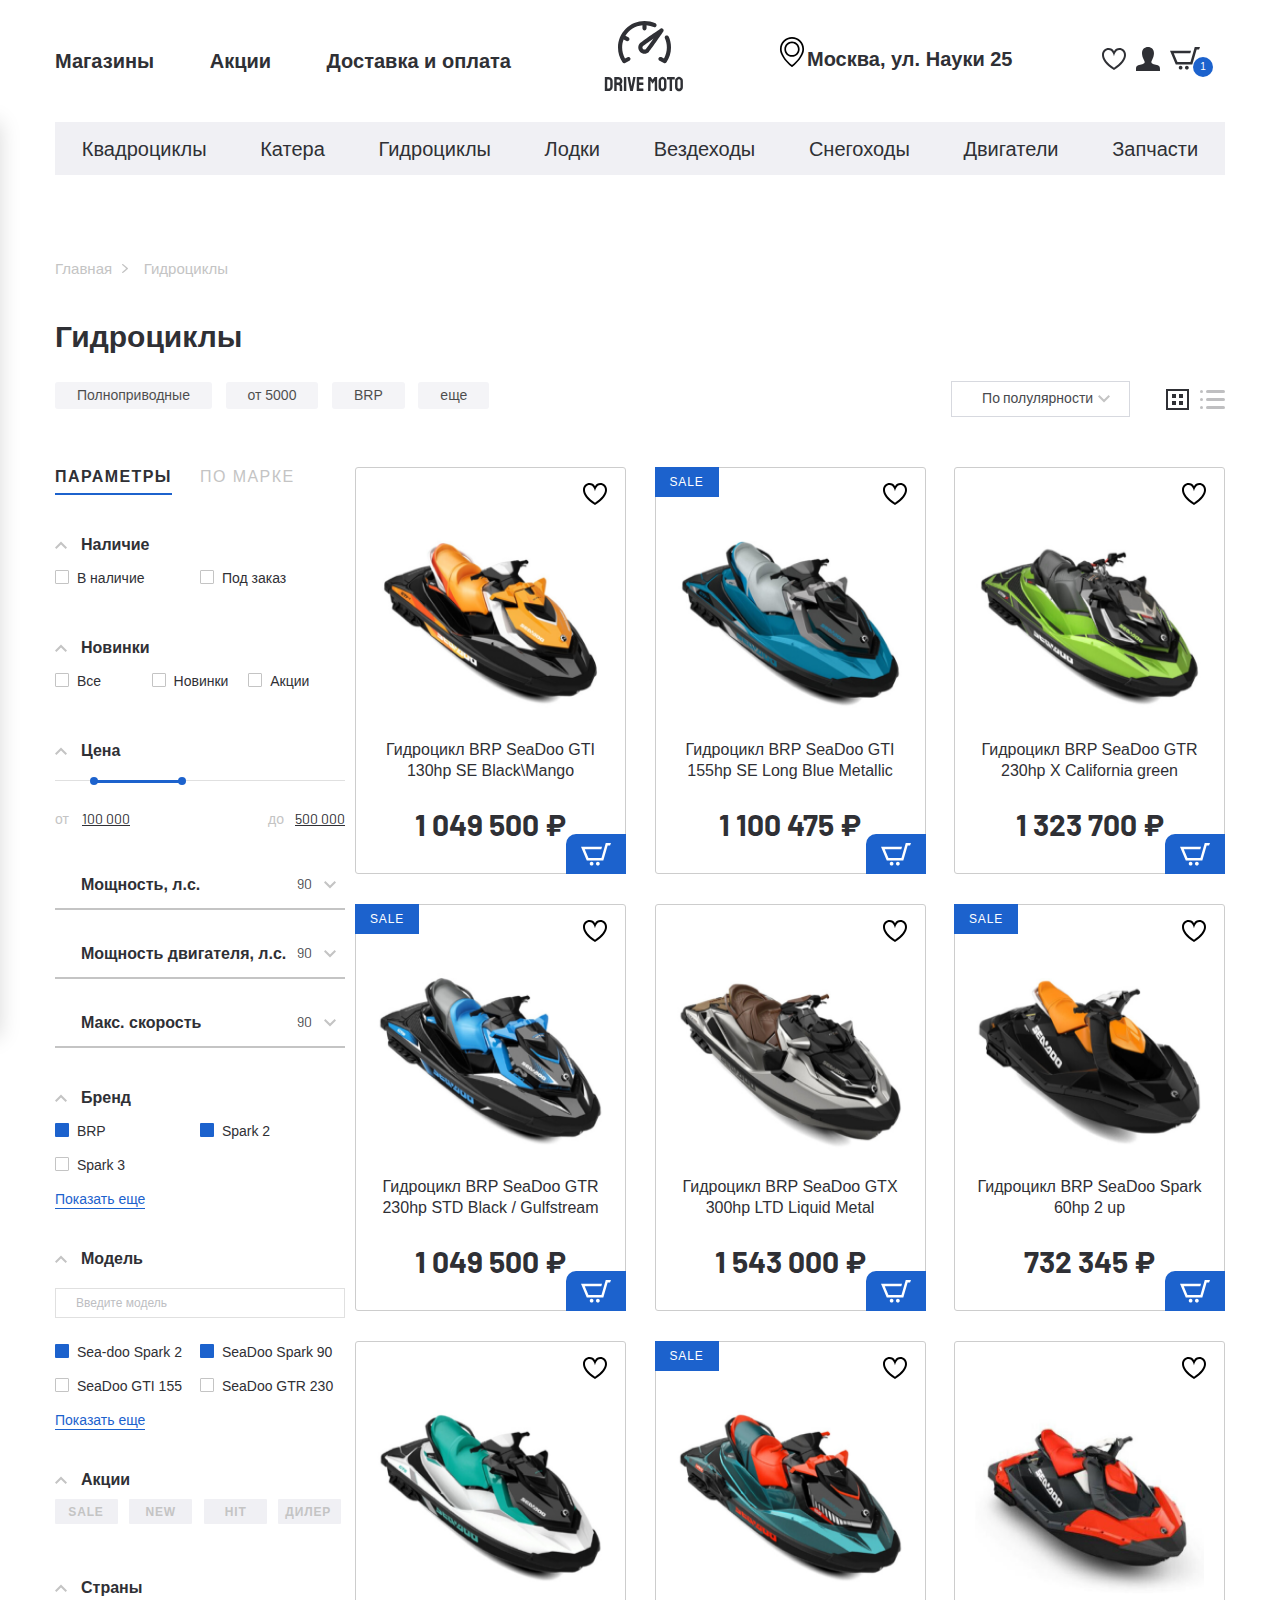
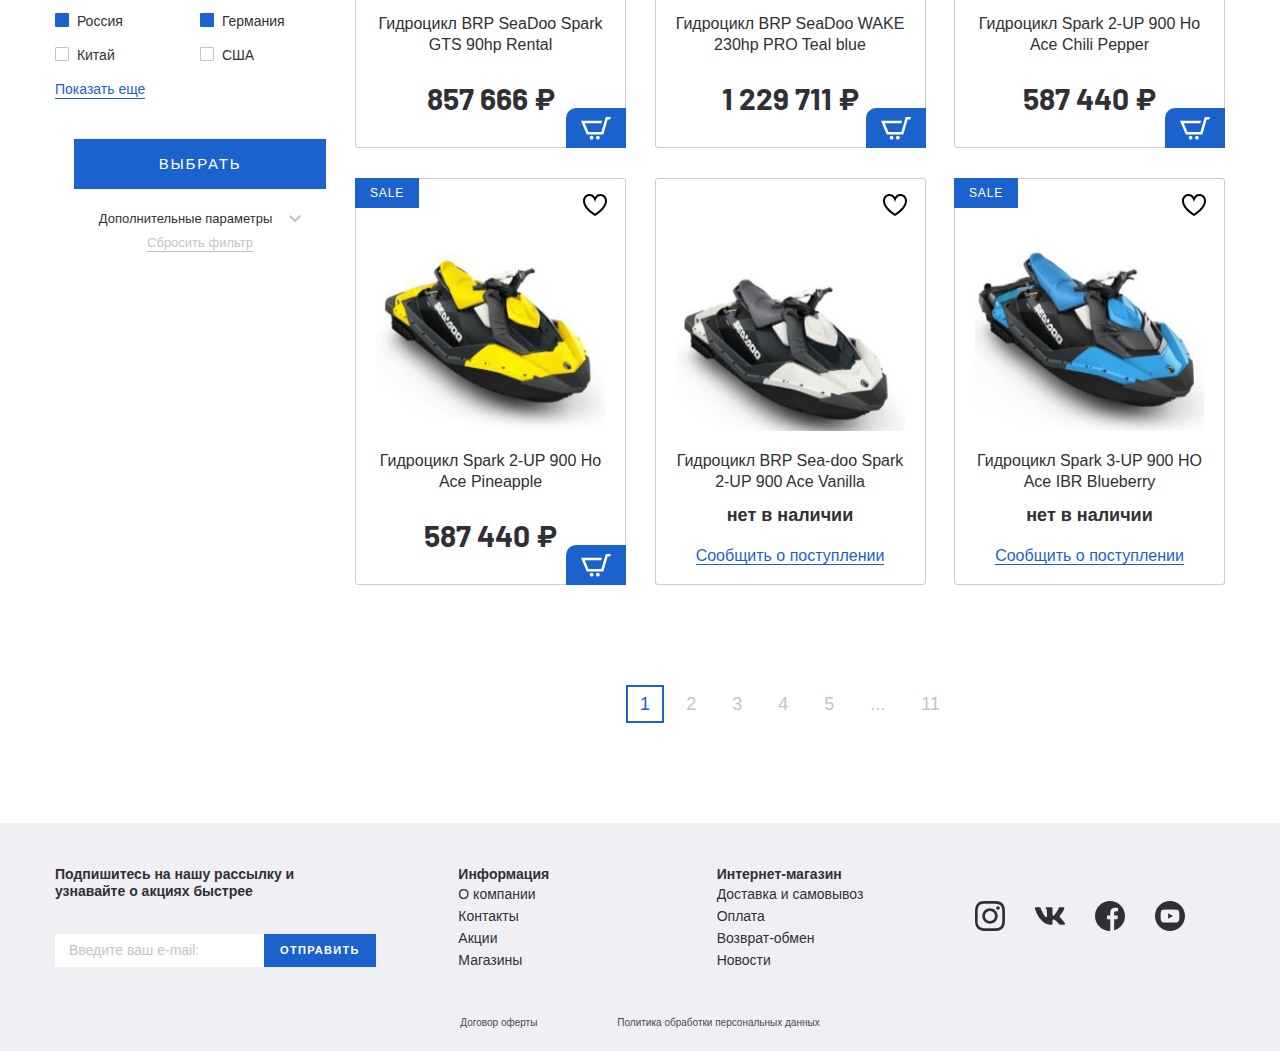
<file: catalog.html>
<!DOCTYPE html>
<html lang="ru">

<head>
  <meta charset="UTF-8">
  <meta name="viewport" content="width=device-width, initial-scale=1.0">
  <meta http-equiv="X-UA-Compatible" content="ie=edge">
  <title>Document</title>
  <link href="https://fonts.googleapis.com/css2?family=Barlow:wght@400;700&display=swap" rel="stylesheet">
  <link rel="stylesheet" href="css/normalize.css">
  <link rel="stylesheet" href="css/slick.css">
  <link rel="stylesheet" href="css/fonts.css">
  <link rel="stylesheet" href="css/ion.rangeSlider.min.css">
  <link rel="stylesheet" href="css/jquery.formstyler.css">
  <link rel="stylesheet" href="css/jquery.formstyler.theme.css">
  <link rel="stylesheet" href="css/jquery.rateyo.min.css">
  <link rel="stylesheet" href="css/style.css">
  <link rel="stylesheet" href="css/media.css">
</head>

<body>

  <header class="header">
    <div class="header__top">
      <div class="container">
        <div class="header__top-inner">
          <nav class="menu">
            <button class="menu__btn">
              <div class="menu__btn-line"></div>
              <div class="menu__btn-line"></div>
              <div class="menu__btn-line"></div>
            </button>
            <ul class="menu__list">
              <li class="menu__item">
                <a class="menu__link" href="#">
                  Магазины
                </a>
              </li>
              <li class="menu__item">
                <a class="menu__link" href="#">
                  Акции
                </a>
              </li>
              <li class="menu__item">
                <a class="menu__link" href="#">
                  Доставка и оплата
                </a>
              </li>
            </ul>
          </nav>
          <a class="logo" href="#">
            <img class="logo__img" src="images/logo.svg" alt="">
          </a>
          <div class="header__box">
            <p class="header__adress">
              Москва, ул. Науки 25
            </p>
            <ul class="user-list">
              <li class="user-list__item">
                <a class="user-list__link" href="#">
                  <img src="images/heart.svg" alt="">
                </a>
              </li>
              <li class="user-list__item">
                <a class="user-list__link" href="#">
                  <img src="images/user.svg" alt="">
                </a>
              </li>
              <li class="user-list__item">
                <a class="user-list__link basket" href="#">
                  <img src="images/basket.svg" alt="">
                  <p class="basket__num">1</p>
                </a>
              </li>
            </ul>
          </div>
        </div>
      </div>
    </div>
    <ul class="menu-mobile__list">
      <li class="menu-mobile__item">
        <a class="menu-mobile__link" href="#">
          <img class="menu-mobile__img" src="images/user.svg" alt="">
          <p>Войти</p>
        </a>
      </li>
      <li class="menu-mobile__item">
        <a class="menu-mobile__link" href="#">
          <img class="menu-mobile__img" src="images/user.svg" alt="">
          <p>Регистрация</p>
        </a>
      </li>
      <li class="menu-mobile__item">
        <a class="menu-mobile__link" href="#">
          <img class="menu-mobile__img" src="images/heart.svg" alt="">
          <p>Избранное</p>
        </a>
      </li>
      <li class="menu-mobile__item">
        <a class="menu-mobile__link" href="#">
          <img class="menu-mobile__img" src="images/basket.svg" alt="">
          <p>Корзина</p>
        </a>
      </li>
      <li class="menu-mobile__item">
        <a class="menu-mobile__link" href="#">
          <img class="menu-mobile__img" src="images/house.svg" alt="">
          <p>Магазины</p>
        </a>
      </li>
      <li class="menu-mobile__item">
        <a class="menu-mobile__link" href="#">
          <img class="menu-mobile__img" src="images/procent.svg" alt="">
          <p>Акции</p>
        </a>
      </li>
      <li class="menu-mobile__item">
        <a class="menu-mobile__link" href="#">
          <img class="menu-mobile__img" src="images/box.svg" alt="">
          <p>Доставка и оплата</p>
        </a>
      </li>
      <li class="menu-mobile__item">
        <a class="menu-mobile__link" href="#">
          <p>Квадроциклы</p>
        </a>
      <li class="menu-mobile__item">
        <a class="menu-mobile__link" href="#">
          <p>Катера</p>
        </a>
      <li class="menu-mobile__item">
        <a class="menu-mobile__link" href="#">
          <p>Гидроциклы</p>
        </a>
      <li class="menu-mobile__item">
        <a class="menu-mobile__link" href="#">
          <p>Лодки</p>
        </a>
      <li class="menu-mobile__item">
        <a class="menu-mobile__link" href="#">
          <p>Вездеходы</p>
        </a>
      <li class="menu-mobile__item">
        <a class="menu-mobile__link" href="#">
          <p>Снегоходы</p>
        </a>
      <li class="menu-mobile__item">
        <a class="menu-mobile__link" href="#">
          <p>Двигатели</p>
        </a>
      <li class="menu-mobile__item">
        <a class="menu-mobile__link" href="#">
          <p>Запчасти</p>
        </a>
    </ul>
    <div class="menu__mobile-linewrapper">
      <ul class="menu__mobile-line">
        <li class="menu__item">
          <a class="menu__link" href="#">
            Магазины
          </a>
        </li>
        <li class="menu__item">
          <a class="menu__link" href="#">
            Акции
          </a>
        </li>
        <li class="menu__item">
          <a class="menu__link" href="#">
            Доставка и оплата
          </a>
        </li>
      </ul>
    </div>
    <div class="header__bottom">
      <div class="container">
        <ul class="menu-categories">
          <li class="menu-categories__item">
            <a class="menu-categories__link" a href="">Квадроциклы</a>
          </li>
          <li class="menu-categories__item">
            <a class="menu-categories__link" a href="">Катера</a>
          </li>
          <li class="menu-categories__item">
            <a class="menu-categories__link" a href="">Гидроциклы</a>
          </li>
          <li class="menu-categories__item">
            <a class="menu-categories__link" a href="">Лодки</a>
          </li>
          <li class="menu-categories__item">
            <a class="menu-categories__link" a href="">Вездеходы</a>
          </li>
          <li class="menu-categories__item">
            <a class="menu-categories__link" a href="">Снегоходы</a>
          </li>
          <li class="menu-categories__item">
            <a class="menu-categories__link" a href="">Двигатели</a>
          </li>
          <li class="menu-categories__item">
            <a class="menu-categories__link" a href="">Запчасти</a>
          </li>
        </ul>
      </div>
    </div>
  </header>


  <div class="breadcrumbs">
    <div class="container">
      <div class="breadcrumbs__inner">
        <ul class="breadcrumbs__list mobile-overflow">
          <li class="breadcrumbs__list-item">
            <a href="#">Главная</a>
          </li>
          <li class="breadcrumbs__list-item">
            <span>Гидроциклы</span>
          </li>
        </ul>
      </div>
    </div>
  </div>

   <section class="catalog">
    <div class="container">
      <h2 class="catalog__title">
        Гидроциклы
      </h2>
      <div class="catalog__filter">
        <div class="catalog__filter-itemsinner">
          <div class="catalog__filter-items mobile-overflow">
            <button>Полноприводные</button>
            <button>от 5000</button>
            <button>BRP</button>
            <button>еще</button>
          </div>
        </div>
        <div class="catalog__filter-btn">
          <select class="filter-style select-item">
            <option>По полулярности</option>
            <option>2</option>
            <option>3</option>
          </select>
          <button class="catalog__filter-btngrid catalog__filter-button catalog__filter-button--active">
            <svg width="23" height="21" viewBox="0 0 23 21" fill="none" xmlns="http://www.w3.org/2000/svg">
              <rect x="1" y="1" width="21" height="19" stroke="#2F3035" stroke-width="2" />
              <rect x="7" y="6" width="2" height="2" fill="#2F3035" stroke="#2F3035" stroke-width="2" />
              <rect x="7" y="13" width="2" height="2" fill="#2F3035" stroke="#2F3035" stroke-width="2" />
              <rect x="14" y="6" width="2" height="2" fill="#2F3035" stroke="#2F3035" stroke-width="2" />
              <rect x="14" y="13" width="2" height="2" fill="#2F3035" stroke="#2F3035" stroke-width="2" />
            </svg>
          </button>
          <button class="catalog__filter-btnline catalog__filter-button">
            <svg width="25" height="19" viewBox="0 0 25 19" fill="none" xmlns="http://www.w3.org/2000/svg">
              <g opacity="1">
                <rect x="6" width="19" height="3" rx="1.5" fill="#2F3035" />
                <rect x="6" y="8" width="19" height="3" rx="1.5" fill="#2F3035" />
                <rect x="6" y="16" width="19" height="3" rx="1.5" fill="#2F3035" />
                <rect width="3" height="3" rx="1.5" fill="#2F3035" />
                <rect y="8" width="3" height="3" rx="1.5" fill="#2F3035" />
                <rect y="16" width="3" height="3" rx="1.5" fill="#2F3035" />
              </g>
            </svg>
          </button>
        </div>
      </div>
      <!-- <div class="aside__btn">
        Фильтр
      </div> -->
      <div class="catalog__inner">
        <div class="aside__btn">
          Фильтр
        </div>
        <aside class="catalog__inner-aside aside-filter">
          <div class="tabs-wrapper tabs-wrapper--no-scroll">
            <div class="tabs aside-filter__tabs">
              <a class="tab aside-filter__tab tab--active" href="#filter-1"><span>Параметры</span></a>
              <a class="tab aside-filter__tab" href="#filter-2"><span>по марке</span></a>
            </div>
          </div>
            <div class="tabs-container">
              <div id="filter-1" class="tabs-content aside-filter__tabs-content tabs-content--active">
                <form class="aside-filter__form">
                  <ul class="aside-filter__list">
                    <li class="aside-filter__item-drop">
                      <p class="aside-filter__item-title filter__item-drop filter__item-drop--active">Наличие</p>
                      <div class="aside-filter__content">
                        <div class="aside-filter__content-box">
                          <label class="aside-filter__content-label">
                            <input class="filter-style" type="checkbox">
                            В наличие
                          </label>
                        </div>
                        <div class="aside-filter__content-box">
                          <label class="aside-filter__content-label">
                            <input class="filter-style" type="checkbox">
                            Под заказ
                          </label>
                        </div>
                      </div>
                    </li>
                    <li class="aside-filter__item-drop">
                      <p class="aside-filter__item-title filter__item-drop filter__item-drop--active">Новинки</p>
                      <div class="aside-filter__content aside-filter__content-radio">
                        <div class="aside-filter__content-box">
                          <label class="aside-filter__content-label">
                            <input class="filter-style" name="radio" type="radio">
                            Все
                          </label>
                        </div>
                        <div class="aside-filter__content-box">
                          <label class="aside-filter__content-label">
                            <input class="filter-style" name="radio" type="radio">
                            Новинки
                          </label>
                        </div>
                        <div class="aside-filter__content-box">
                          <label class="aside-filter__content-label">
                            <input class="filter-style" name="radio" type="radio">
                            Акции
                          </label>
                        </div>
                      </div>
                    </li>
                    <li class="aside-filter__item-drop">
                      <p class="aside-filter__item-title filter__item-drop filter__item-drop--active">Цена</p>
                      <div class="aside-filter__content">
                        <input type="text" class="js-range-slider" name="my_range" value="" data-min="100000"
                          data-max="500000" data-from="150000" data-to="275000" />
                      </div>
                    </li>
                    <li class="aside-filter__item-list">
                      <div class="filter__item-list">
                        <p class="filter__item-listtitle">
                          Мощность, л.с.
                        </p>
                        <select class="filter-style filter__item-listselect">
                          <option>90</option>
                          <option>130</option>
                          <option>154</option>
                          <option>230</option>
                        </select>
                      </div>
                      <div class="filter__item-list">
                        <p class="filter__item-listtitle">
                          Мощность двигателя, л.с.
                        </p>
                        <select class="filter-style filter__item-listselect">
                          <option>90</option>
                          <option>130</option>
                          <option>154</option>
                          <option>230</option>
                        </select>
                      </div>
                      <div class="filter__item-list">
                        <p class="filter__item-listtitle">
                          Макс. скорость
                        </p>
                        <select class="filter-style filter__item-listselect">
                          <option>90</option>
                          <option>130</option>
                          <option>154</option>
                          <option>230</option>
                        </select>
                      </div>
                    </li>

                    <li class="aside-filter__item-drop">
                      <p class="aside-filter__item-title filter__item-drop filter__item-drop--active">Бренд</p>
                      <div class="aside-filter__content">
                        <div class="aside-filter__content-box">
                          <label class="aside-filter__content-label">
                            <input class="filter-style" type="checkbox" checked>
                            BRP
                          </label>
                        </div>
                        <div class="aside-filter__content-box">
                          <label class="aside-filter__content-label">
                            <input class="filter-style" type="checkbox" checked>
                            Spark 2
                          </label>
                        </div>
                        <div class="aside-filter__content-box">
                          <label class="aside-filter__content-label">
                            <input class="filter-style" type="checkbox">
                            Spark 3
                          </label>
                        </div>
                        <div class="filter-more">
                          <button class="filter-more__btn" href="#">Показать еще</button>
                        </div>
                      </div>
                    </li>

                    <li class="aside-filter__item-drop">
                      <p class="aside-filter__item-title filter__item-drop filter__item-drop--active">Модель</p>
                      <div class="aside-filter__content">
                        <input class="filter-search" type="text" placeholder="Введите модель">
                        <div class="aside-filter__content-box">
                          <label class="aside-filter__content-label">
                            <input class="filter-style" type="checkbox" checked>
                            Sea-doo Spark 2
                          </label>
                        </div>
                        <div class="aside-filter__content-box">
                          <label class="aside-filter__content-label">
                            <input class="filter-style" type="checkbox" checked>
                            SeaDoo Spark 90
                          </label>
                        </div>
                        <div class="aside-filter__content-box">
                          <label class="aside-filter__content-label">
                            <input class="filter-style" type="checkbox">
                            SeaDoo GTI 155
                          </label>
                        </div>
                        <div class="aside-filter__content-box">
                          <label class="aside-filter__content-label">
                            <input class="filter-style" type="checkbox">
                            SeaDoo GTR 230
                          </label>
                        </div>
                        <div class="filter-more">
                          <button class="filter-more__btn" href="#">Показать еще</button>
                        </div>
                      </div>
                    </li>

                    <li class="aside-filter__item-drop btn-checked">
                      <p class="aside-filter__item-title filter__item-drop filter__item-drop--active">Акции</p>
                      <div class="aside-filter__content">
                        <div class="aside-filter__content-box">
                          <label class="aside-filter__content-label">
                            <input class="filter-style" type="checkbox">
                            <span class="btn-checked__text">SALE</span>
                          </label>
                        </div>
                        <div class="aside-filter__content-box">
                          <label class="aside-filter__content-label">
                            <input class="filter-style" type="checkbox">
                            <span class="btn-checked__text">NEW</span>
                          </label>
                        </div>
                        <div class="aside-filter__content-box">
                          <label class="aside-filter__content-label">
                            <input class="filter-style" type="checkbox">
                            <span class="btn-checked__text">HIT</span>
                          </label>
                        </div>
                        <div class="aside-filter__content-box">
                          <label class="aside-filter__content-label">
                            <input class="filter-style" type="checkbox">
                            <span class="btn-checked__text">ДИЛЕР</span>
                          </label>
                        </div>
                      </div>
                    </li>

                    <li class="aside-filter__item-drop">
                      <p class="aside-filter__item-title filter__item-drop filter__item-drop--active">Страны</p>
                      <div class="aside-filter__content">
                        <div class="aside-filter__content-box">
                          <label class="aside-filter__content-label">
                            <input class="filter-style" type="checkbox" checked>
                            Россия
                          </label>
                        </div>
                        <div class="aside-filter__content-box">
                          <label class="aside-filter__content-label">
                            <input class="filter-style" type="checkbox" checked>
                            Германия
                          </label>
                        </div>
                        <div class="aside-filter__content-box">
                          <label class="aside-filter__content-label">
                            <input class="filter-style" type="checkbox">
                            Китай
                          </label>
                        </div>
                        <div class="aside-filter__content-box">
                          <label class="aside-filter__content-label">
                            <input class="filter-style" type="checkbox">
                            CША
                          </label>
                        </div>
                        <div class="filter-more">
                          <button class="filter-more__btn" href="#">Показать еще</button>
                        </div>
                      </div>
                    </li>
                    <li class="aside-filter__item-drop aside-filter__item-btn">
                      <button class="filter-btn__send filter-btn__send--active" type="submit">ВЫБРАТЬ</button>
                      <p class="filter__extra">Дополнительные параметры</p>
                      <div class="filter__extra-content">more</div>
                      <button class="filter-btn__reset" type="submit">Сбросить фильтр</button>
                    </li>
                  </ul>
                </form>

              </div>
              <div id="filter-2" class="tabs-content aside-filter__tabs-content">content-2</div>
          </div>
        </aside>
        <div class="catalog__inner-list">
          <div class="product-item__wrapper">
            <button class="product-item__favorite"></button>
            <button class="product-item__basket">
              <img src="images/basket-white.svg" alt="">
            </button>
            <a class="product-item__notify-link" href="#">
              <span>Сообщить о поступлении</span>
            </a>
            <a class="product-item" href="#">
              <p class="product-item__hover-text">посмотреть товар</p>
              <img class="product-item__img" src="images/content/gidrotsikl-1.png" alt="">
              <h4 class="product-item__title">
                Гидроцикл BRP SeaDoo GTI 130hp SE Black\Mango
              </h4>
              <p class="price product-item__price">
                1 049 500 ₽
              </p>
              <p class="product-item__notify-text">
                нет в наличии
              </p>
            </a>
          </div>

          <div class="product-item__wrapper">
            <button class="product-item__favorite"></button>
            <button class="product-item__basket">
              <img src="images/basket-white.svg" alt="">
            </button>
            <a class="product-item__notify-link" href="#">
              <span>Сообщить о поступлении</span>
            </a>
            <a class="product-item product-item--sale" href="#">
              <p class="product-item__hover-text">посмотреть товар</p>
              <img class="product-item__img" src="images/content/gidrotsikl-2.png" alt="">
              <h4 class="product-item__title">
                Гидроцикл BRP SeaDoo GTI 155hp SE Long Blue Metallic
              </h4>
              <p class="price product-item__price">
                1 100 475 ₽
              </p>
              <p class="product-item__notify-text">
                нет в наличии
              </p>
            </a>
          </div>
          <div class="product-item__wrapper">
            <button class="product-item__favorite"></button>
            <button class="product-item__basket">
              <img src="images/basket-white.svg" alt="">
            </button>
            <a class="product-item__notify-link" href="#">
              <span>Сообщить о поступлении</span>
            </a>
            <a class="product-item" href="#">
              <p class="product-item__hover-text">посмотреть товар</p>
              <img class="product-item__img" src="images/content/gidrotsikl-3.png" alt="">
              <h4 class="product-item__title">
              Гидроцикл BRP SeaDoo GTR 230hp X California green
              </h4>
              <p class="price product-item__price">
                1 323 700 ₽
              </p>
              <p class="product-item__notify-text">
                нет в наличии
              </p>
            </a>
          </div>

          <div class="product-item__wrapper">
            <button class="product-item__favorite"></button>
            <button class="product-item__basket">
              <img src="images/basket-white.svg" alt="">
            </button>
            <a class="product-item__notify-link" href="#">
              <span>Сообщить о поступлении</span>
            </a>
            <a class="product-item product-item--sale" href="#">
              <p class="product-item__hover-text">посмотреть товар</p>
              <img class="product-item__img" src="images/content/gidrotsikl-4.png" alt="">
              <h4 class="product-item__title">
                Гидроцикл BRP SeaDoo GTR 230hp STD Black / Gulfstream
              </h4>
              <p class="price product-item__price">
                1 049 500 ₽
              </p>
              <p class="product-item__notify-text">
                нет в наличии
              </p>
            </a>
          </div>
          <div class="product-item__wrapper">
            <button class="product-item__favorite"></button>
            <button class="product-item__basket">
              <img src="images/basket-white.svg" alt="">
            </button>
            <a class="product-item__notify-link" href="#">
              <span>Сообщить о поступлении</span>
            </a>
            <a class="product-item" href="#">
              <p class="product-item__hover-text">посмотреть товар</p>
              <img class="product-item__img" src="images/content/gidrotsikl-5.png" alt="">
              <h4 class="product-item__title">
                Гидроцикл BRP SeaDoo GTX 300hp LTD Liquid Metal
              </h4>
              <p class="price product-item__price">
              1 543 000 ₽
              </p>
              <p class="product-item__notify-text">
                нет в наличии
              </p>
            </a>
          </div>

          <div class="product-item__wrapper">
            <button class="product-item__favorite"></button>
            <button class="product-item__basket">
              <img src="images/basket-white.svg" alt="">
            </button>
            <a class="product-item__notify-link" href="#">
              <span>Сообщить о поступлении</span>
            </a>
            <a class="product-item product-item--sale" href="#">
              <p class="product-item__hover-text">посмотреть товар</p>
              <img class="product-item__img" src="images/content/gidrotsikl-6.png" alt="">
              <h4 class="product-item__title">
                Гидроцикл BRP SeaDoo Spark 60hp 2 up
              </h4>
              <p class="price product-item__price">
              732 345 ₽
              </p>
              <p class="product-item__notify-text">
                нет в наличии
              </p>
            </a>
          </div>
          <div class="product-item__wrapper">
            <button class="product-item__favorite"></button>
            <button class="product-item__basket">
              <img src="images/basket-white.svg" alt="">
            </button>
            <a class="product-item__notify-link" href="#">
              <span>Сообщить о поступлении</span>
            </a>
            <a class="product-item" href="#">
              <p class="product-item__hover-text">посмотреть товар</p>
              <img class="product-item__img" src="images/content/gidrotsikl-7.png" alt="">
              <h4 class="product-item__title">
                Гидроцикл BRP SeaDoo Spark GTS 90hp Rental
              </h4>
              <p class="price product-item__price">
                857 666 ₽
              </p>
              <p class="product-item__notify-text">
                нет в наличии
              </p>
            </a>
          </div>

          <div class="product-item__wrapper">
            <button class="product-item__favorite"></button>
            <button class="product-item__basket">
              <img src="images/basket-white.svg" alt="">
            </button>
            <a class="product-item__notify-link" href="#">
              <span>Сообщить о поступлении</span>
            </a>
            <a class="product-item product-item--sale" href="#">
              <p class="product-item__hover-text">посмотреть товар</p>
              <img class="product-item__img" src="images/content/gidrotsikl-8.png" alt="">
              <h4 class="product-item__title">
                Гидроцикл BRP SeaDoo WAKE 230hp PRO Teal blue

              </h4>
              <p class="price product-item__price">
                1 229 711 ₽
              </p>
              <p class="product-item__notify-text">
                нет в наличии
              </p>
            </a>
          </div>
          <div class="product-item__wrapper">
            <button class="product-item__favorite"></button>
            <button class="product-item__basket">
              <img src="images/basket-white.svg" alt="">
            </button>
            <a class="product-item__notify-link" href="#">
              <span>Сообщить о поступлении</span>
            </a>
            <a class="product-item" href="#">
              <p class="product-item__hover-text">посмотреть товар</p>
              <img class="product-item__img" src="images/content/gidrotsikl-9.png" alt="">
              <h4 class="product-item__title">
                Гидроцикл Spark 2-UP 900 Ho Ace Chili Pepper
              </h4>
              <p class="price product-item__price">
              587 440 ₽
              </p>
              <p class="product-item__notify-text">
                нет в наличии
              </p>
            </a>
          </div>

          <div class="product-item__wrapper">
            <button class="product-item__favorite"></button>
            <button class="product-item__basket">
              <img src="images/basket-white.svg" alt="">
            </button>
            <a class="product-item__notify-link" href="#">
              <span>Сообщить о поступлении</span>
            </a>
            <a class="product-item product-item--sale" href="#">
              <p class="product-item__hover-text">посмотреть товар</p>
              <img class="product-item__img" src="images/content/gidrotsikl-10.png" alt="">
              <h4 class="product-item__title">
                Гидроцикл Spark 2-UP 900 Ho Ace Pineapple
              </h4>
              <p class="price product-item__price">
                587 440 ₽
              </p>
              <p class="product-item__notify-text">
                нет в наличии
              </p>
            </a>
          </div>
          <div class="product-item__wrapper product-item__not-available">
            <button class="product-item__favorite"></button>
            <button class="product-item__basket">
              <img src="images/basket-white.svg" alt="">
            </button>
            <a class="product-item__notify-link" href="#">
              <span>Сообщить о поступлении</span>
            </a>
            <a class="product-item" href="#">
              <p class="product-item__hover-text">посмотреть товар</p>
              <img class="product-item__img" src="images/content/gidrotsikl-11.png" alt="">
              <h4 class="product-item__title">
              Гидроцикл BRP Sea-doo Spark 2-UP 900 Ace Vanilla
              </h4>
              <p class="price product-item__price">
                1 049 500 ₽
              </p>
              <p class="product-item__notify-text">
                нет в наличии
              </p>
            </a>
          </div>

          <div class="product-item__wrapper product-item__not-available">
            <button class="product-item__favorite"></button>
            <button class="product-item__basket">
              <img src="images/basket-white.svg" alt="">
            </button>
            <a class="product-item__notify-link" href="#">
              <span>Сообщить о поступлении</span>
            </a>
            <a class="product-item product-item--sale" href="#">
              <p class="product-item__hover-text">посмотреть товар</p>
              <img class="product-item__img" src="images/content/gidrotsikl-12.png" alt="">
              <h4 class="product-item__title">
              Гидроцикл Spark 3-UP 900 HO Ace IBR Blueberry
              </h4>
              <p class="price product-item__price">
                1 049 500 ₽
              </p>
              <p class="product-item__notify-text">
                нет в наличии
              </p>
            </a>
          </div>
          <div class="pagination">
            <ul class="pagination-list">
              <li class="pagination-list__item active"><a href="#">1</a></li>
              <li class="pagination-list__item"><a href="#">2</a></li>
              <li class="pagination-list__item"><a href="#">3</a></li>
              <li class="pagination-list__item"><a href="#">4</a></li>
              <li class="pagination-list__item"><a href="#">5</a></li>
              <li class="pagination-list__item pagination-list__item--dots"><span>...</span></li>
              <li class="pagination-list__item"><a href="#">11</a></li>
            </ul>
          </div>
        </div>
      </div>
    </div>
  </section> 

  <footer class="footer">
    <div class="container">
      <div class="footer__top">
        <div class="footer__top-inner">
          <div class="footer__top-item footer__top-newslatter">
            <h6 class="footer__top-title">
              Подпишитесь на нашу рассылку
              и узнавайте о акцияx быстрее
            </h6>
            <form class="footer-form">
              <input class="footer-form__input" type="text" placeholder="Введите ваш e-mail:">
              <button class="footer-form__btn" type="submit">Отправить</button>
            </form>
          </div>
          <div class="footer__top-item footer__top-itemdrop">
            <!-- footer__topdrop--active по дефолту его не должно быть он будет появляться у активного -->
            <h6 class="footer__top-title  footer__topdrop">
              Информация
            </h6>
            <ul class="footer-list">
              <li class="footer-list__item"><a href="#">О компании</a></li>
              <li class="footer-list__item"><a href="#"></a>Контакты</li>
              <li class="footer-list__item"><a href="#"></a>Акции</li>
              <li class="footer-list__item"><a href="#"></a>Магазины</li>
            </ul>
          </div>
          <div class="footer__top-item">
            <h6 class="footer__top-title footer__topdrop">
              Интернет-магазин
            </h6>
            <ul class="footer-list">
              <li class="footer-list__item"><a href="#">Доставка и самовывоз</a></li>
              <li class="footer-list__item"><a href="#"></a>Оплата</li>
              <li class="footer-list__item"><a href="#"></a>Возврат-обмен</li>
              <li class="footer-list__item"><a href="#"></a>Новости</li>
            </ul>
          </div>
          <div class="footer__top-item footer__top-social">
            <ul class="social-list">
              <li class="social-list__item">
                <a href="#">
                  <img src="images/instagram.svg" alt="">
                </a>
              </li>
              <li class="social-list__item">
                <a href="#">
                  <img src="images/vkontakte.svg" alt="">
                </a>
              </li>
              <li class="social-list__item">
                <a href="#">
                  <img src="images/facebook.svg" alt="">
                </a>
              </li>
              <li class="social-list__item">
                <a href="#">
                  <img src="images/youtube.svg" alt="">
                </a>
              </li>
            </ul>
          </div>
        </div>
      </div>
      <div class="footer__bottom">
        <a class="footer__bottom-link" href="#">
          Договор оферты
        </a>
        <a class="footer__bottom-link" href="#">
          Политика обработки персональных данных
        </a>
      </div>
    </div>
  </footer>


  <script src="https://ajax.googleapis.com/ajax/libs/jquery/3.4.1/jquery.min.js"></script>
  <script src="js/slick.min.js"></script>
  <script src="js/ion.rangeSlider.min.js"></script>
  <script src="js/jquery.formstyler.min.js"></script>
  <script src="js/jquery.rateyo.min.js"></script>
  <script src="js/main.js"></script>
</body>

</html>


<!-- <div class="tabs-wrapper">
  <div class="tabs">
    <a class="tab tab--active" href="#"></a>
  </div>
  <div class="tabs-container">
    <div class="tabs-content"></div>
  </div>
</div> -->
</file>
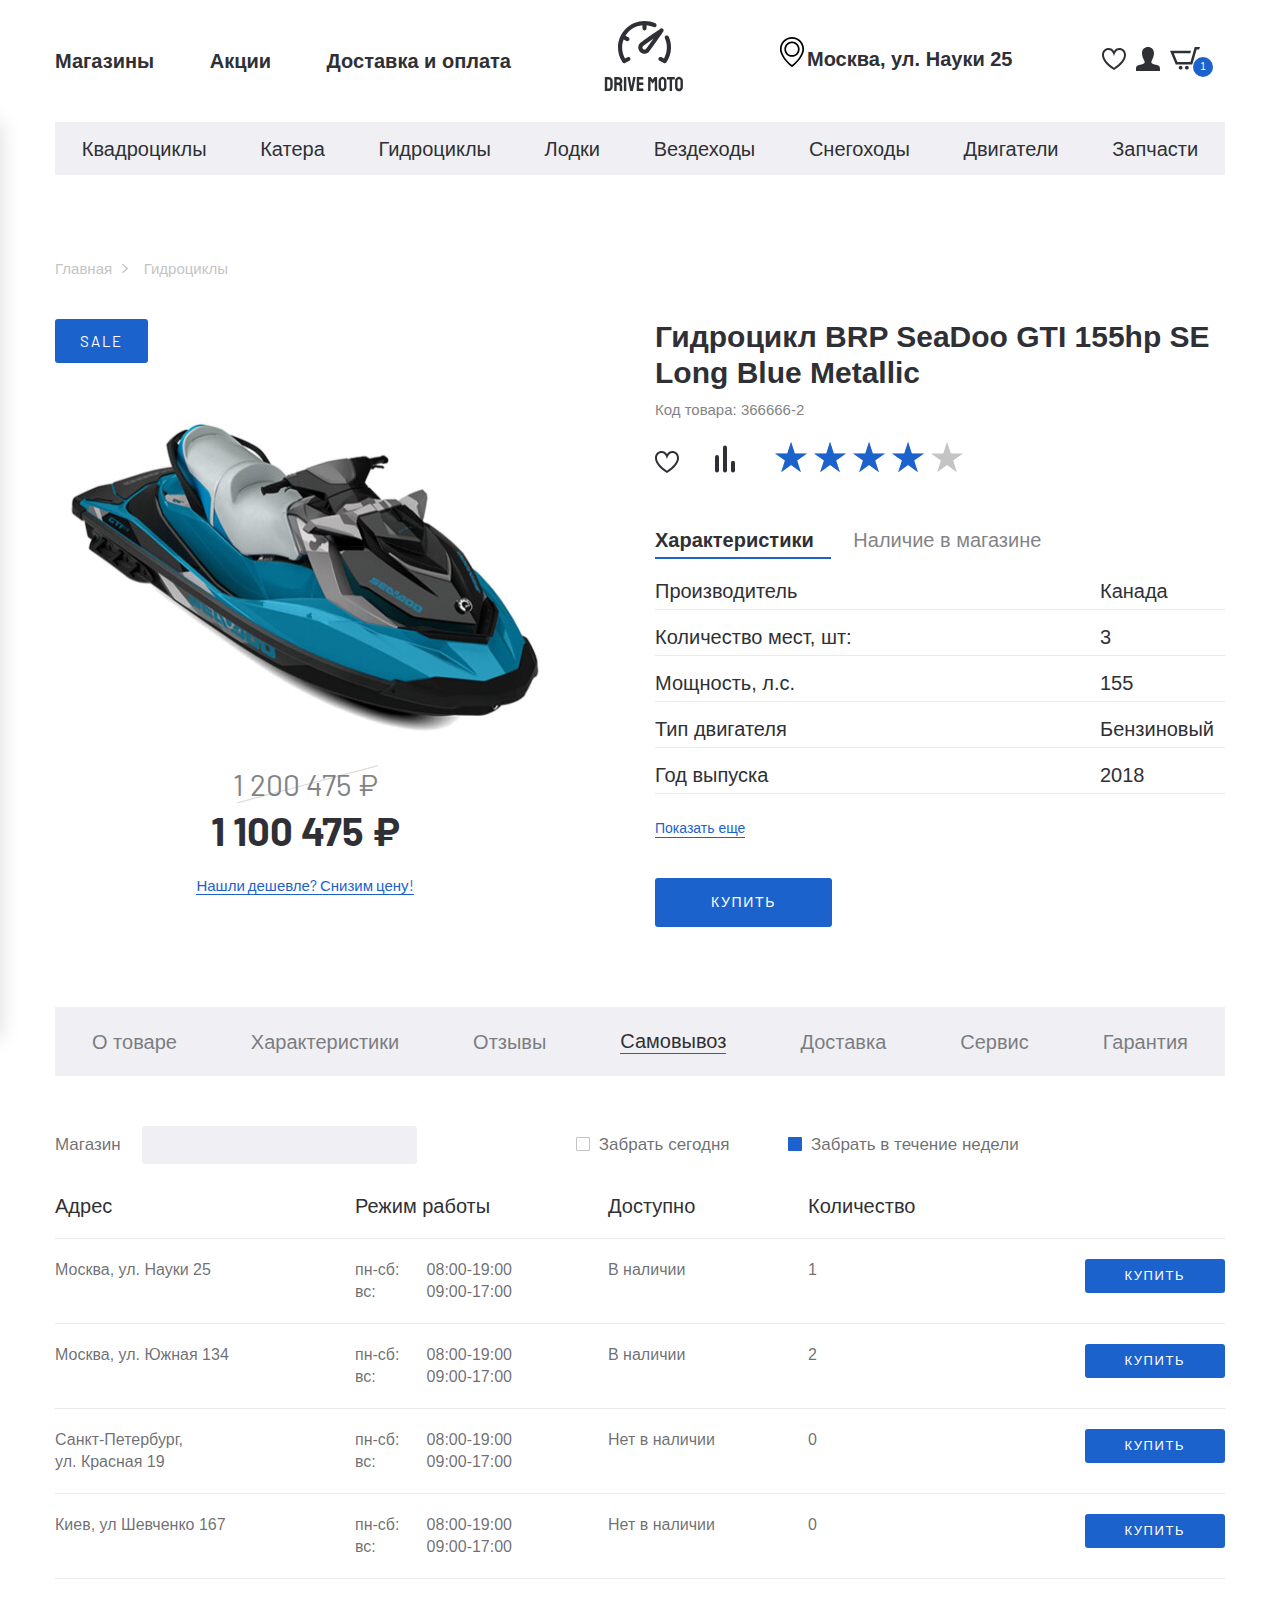
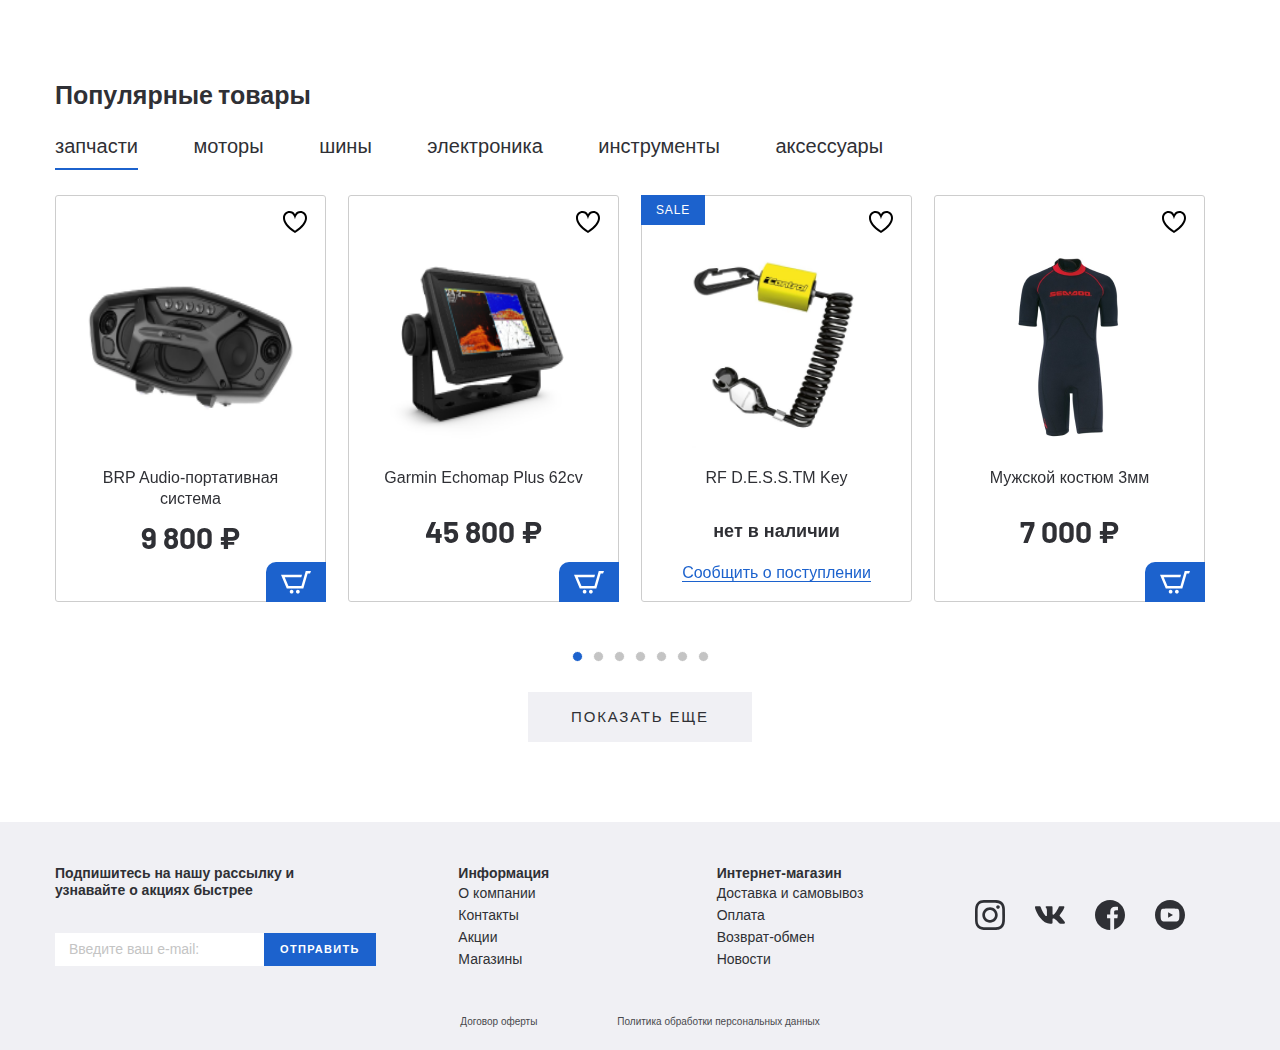
<file: product-page.html>
<!DOCTYPE html>
<html lang="ru">

<head>
  <meta charset="UTF-8">
  <meta name="viewport" content="width=device-width, initial-scale=1.0">
  <meta http-equiv="X-UA-Compatible" content="ie=edge">
  <title>Document</title>
  <link href="https://fonts.googleapis.com/css2?family=Barlow:wght@400;700&display=swap" rel="stylesheet">
  <link rel="stylesheet" href="css/normalize.css">
  <link rel="stylesheet" href="css/slick.css">
  <link rel="stylesheet" href="css/fonts.css">
  <link rel="stylesheet" href="css/ion.rangeSlider.min.css">
  <link rel="stylesheet" href="css/jquery.formstyler.css">
  <link rel="stylesheet" href="css/jquery.formstyler.theme.css">
  <link rel="stylesheet" href="css/jquery.rateyo.min.css">
  <link rel="stylesheet" href="css/style.css">
  <link rel="stylesheet" href="css/media.css">
</head>

<body>
  <header class="header">
    <div class="header__top">
      <div class="container">
        <div class="header__top-inner">
          <nav class="menu">
            <button class="menu__btn">
              <div class="menu__btn-line"></div>
              <div class="menu__btn-line"></div>
              <div class="menu__btn-line"></div>
            </button>
            <ul class="menu__list">
              <li class="menu__item">
                <a class="menu__link" href="#">
                  Магазины
                </a>
              </li>
              <li class="menu__item">
                <a class="menu__link" href="#">
                  Акции
                </a>
              </li>
              <li class="menu__item">
                <a class="menu__link" href="#">
                  Доставка и оплата
                </a>
              </li>
            </ul>
          </nav>
          <a class="logo" href="#">
            <img class="logo__img" src="images/logo.svg" alt="">
          </a>
          <div class="header__box">
            <p class="header__adress">
              Москва, ул. Науки 25
            </p>
            <ul class="user-list">
              <li class="user-list__item">
                <a class="user-list__link" href="#">
                  <img src="images/heart.svg" alt="">
                </a>
              </li>
              <li class="user-list__item">
                <a class="user-list__link" href="#">
                  <img src="images/user.svg" alt="">
                </a>
              </li>
              <li class="user-list__item">
                <a class="user-list__link basket" href="#">
                  <img src="images/basket.svg" alt="">
                  <p class="basket__num">1</p>
                </a>
              </li>
            </ul>
          </div>
        </div>
      </div>
    </div>
    <ul class="menu-mobile__list">
      <li class="menu-mobile__item">
        <a class="menu-mobile__link" href="#">
          <img class="menu-mobile__img" src="images/user.svg" alt="">
          <p>Войти</p>
        </a>
      </li>
      <li class="menu-mobile__item">
        <a class="menu-mobile__link" href="#">
          <img class="menu-mobile__img" src="images/user.svg" alt="">
          <p>Регистрация</p>
        </a>
      </li>
      <li class="menu-mobile__item">
        <a class="menu-mobile__link" href="#">
          <img class="menu-mobile__img" src="images/heart.svg" alt="">
          <p>Избранное</p>
        </a>
      </li>
      <li class="menu-mobile__item">
        <a class="menu-mobile__link" href="#">
          <img class="menu-mobile__img" src="images/basket.svg" alt="">
          <p>Корзина</p>
        </a>
      </li>
      <li class="menu-mobile__item">
        <a class="menu-mobile__link" href="#">
          <img class="menu-mobile__img" src="images/house.svg" alt="">
          <p>Магазины</p>
        </a>
      </li>
      <li class="menu-mobile__item">
        <a class="menu-mobile__link" href="#">
          <img class="menu-mobile__img" src="images/procent.svg" alt="">
          <p>Акции</p>
        </a>
      </li>
      <li class="menu-mobile__item">
        <a class="menu-mobile__link" href="#">
          <img class="menu-mobile__img" src="images/box.svg" alt="">
          <p>Доставка и оплата</p>
        </a>
      </li>
      <li class="menu-mobile__item">
        <a class="menu-mobile__link" href="#">
          <p>Квадроциклы</p>
        </a>
      <li class="menu-mobile__item">
        <a class="menu-mobile__link" href="#">
          <p>Катера</p>
        </a>
      <li class="menu-mobile__item">
        <a class="menu-mobile__link" href="#">
          <p>Гидроциклы</p>
        </a>
      <li class="menu-mobile__item">
        <a class="menu-mobile__link" href="#">
          <p>Лодки</p>
        </a>
      <li class="menu-mobile__item">
        <a class="menu-mobile__link" href="#">
          <p>Вездеходы</p>
        </a>
      <li class="menu-mobile__item">
        <a class="menu-mobile__link" href="#">
          <p>Снегоходы</p>
        </a>
      <li class="menu-mobile__item">
        <a class="menu-mobile__link" href="#">
          <p>Двигатели</p>
        </a>
      <li class="menu-mobile__item">
        <a class="menu-mobile__link" href="#">
          <p>Запчасти</p>
        </a>
    </ul>
    <div class="menu__mobile-linewrapper">
      <ul class="menu__mobile-line">
        <li class="menu__item">
          <a class="menu__link" href="#">
            Магазины
          </a>
        </li>
        <li class="menu__item">
          <a class="menu__link" href="#">
            Акции
          </a>
        </li>
        <li class="menu__item">
          <a class="menu__link" href="#">
            Доставка и оплата
          </a>
        </li>
      </ul>
    </div>
    <div class="header__bottom">
      <div class="container">
        <ul class="menu-categories">
          <li class="menu-categories__item">
            <a class="menu-categories__link" a href="">Квадроциклы</a>
          </li>
          <li class="menu-categories__item">
            <a class="menu-categories__link" a href="">Катера</a>
          </li>
          <li class="menu-categories__item">
            <a class="menu-categories__link" a href="">Гидроциклы</a>
          </li>
          <li class="menu-categories__item">
            <a class="menu-categories__link" a href="">Лодки</a>
          </li>
          <li class="menu-categories__item">
            <a class="menu-categories__link" a href="">Вездеходы</a>
          </li>
          <li class="menu-categories__item">
            <a class="menu-categories__link" a href="">Снегоходы</a>
          </li>
          <li class="menu-categories__item">
            <a class="menu-categories__link" a href="">Двигатели</a>
          </li>
          <li class="menu-categories__item">
            <a class="menu-categories__link" a href="">Запчасти</a>
          </li>
        </ul>
      </div>
    </div>
  </header>


  <div class="breadcrumbs">
    <div class="container">
      <div class="breadcrumbs__inner">
        <ul class="breadcrumbs__list mobile-overflow">
          <li class="breadcrumbs__list-item">
            <a href="#">Главная</a>
          </li>
          <li class="breadcrumbs__list-item">
            <span>Гидроциклы</span>
          </li>
        </ul>
      </div>
    </div>
  </div>
  <section class="product-card">
    <div class="container">
      <div class="product-card__inner">
        <div class="product-card__img-box product-item--sale">
          <img class="product-card__img" src="images/content/gidrotsikl-large.png" alt="">
          <p class="product-card__price-old">
            1 200 475 ₽
          </p>
          <p class="product-card__price-new">
            1 100 475 ₽
          </p>
          <a class="product-card__link" href="#">Нашли дешевле? Снизим цену!</a>
          <div class="product-card__btn product-card__btn-mobile">
            <button>купить</button>
          </div>
        </div>
        <div class="product-card__content">
          <h1 class="product-card__title">
            Гидроцикл BRP SeaDoo GTI 155hp SE Long Blue Metallic
          </h1>
          <p class="product-card__code">
            Код товара: 366666-2
          </p>
          <div class="product-card__buttons">
            <a class="product-card__icon-favorite" href="#">
              <img src="images/heart.svg" alt="">
            </a>
            <a class="product-card__icon-comparsion" href="#">
              <img src="images/comparsion.svg" alt="">
            </a>
            <a class="rate" href="#">
              <!-- работа со звездами прописываем дата атрибут 4 звезды чтобы активны были -->
              <div class="rate-yo" data-rateyo-rating="4"></div>
            </a>
          </div>
          <div class="tabs-wrapper product-card__tabs">
            <div class="tabs">
              <a class="tab product-card__tab tab--active" href="#product-1">
                Характеристики
              </a>
              <a class="tab product-card__tab" href="#product-2">
                Наличие в магазине
              </a>
            </div>
            <div class="tabs-container">
              <div id="product-1" class="tabs-content product-card__tab-content tabs-content--active">
                <ul class="product-card__list">
                  <li class="product-card__item">
                    <div class="product-card__item-left">Производитель</div>
                    <div class="product-card__item-right">Канада</div>
                  </li>
                  <li class="product-card__item">
                    <div class="product-card__item-left">Количество мест, шт:</div>
                    <div class="product-card__item-right">3</div>
                  </li>
                  <li class="product-card__item">
                    <div class="product-card__item-left">Мощность, л.с.</div>
                    <div class="product-card__item-right">155</div>
                  </li>
                  <li class="product-card__item">
                    <div class="product-card__item-left">Тип двигателя</div>
                    <div class="product-card__item-right">Бензиновый</div>
                  </li>
                  <li class="product-card__item">
                    <div class="product-card__item-left">Год выпуска</div>
                    <div class="product-card__item-right">2018</div>
                  </li>
                </ul>
                <a class="product-card__more" href="#">Показать еще</a>
                <div class="product-card__btn">
                  <button>купить</button>
                </div>
              </div>
              <div id="product-2" class="tabs-content product-card__tab-content">
                content-2
              </div>
            </div>
          </div>
        </div>
      </div>
    </div>
  </section>

  <section class="card__tabs">
    <div class="container">
      <div class="tabs-wrapper">
        <div class="tabs card__tab-box mobile-overflow">
          <a class="tab card__tab" href="#product-card__tabs-1">О товаре</a>
          <a class="tab card__tab" href="#product-card__tabs-2">Характеристики</a>
          <a class="tab card__tab" href="#product-card__tabs-3">Отзывы</a>
          <a class="tab card__tab tab--active" href="#product-card__tabs-4">Самовывоз</a>
          <a class="tab card__tab" href="#product-card__tabs-5">Доставка</a>
          <a class="tab card__tab" href="#product-card__tabs-6">Cервис</a>
          <a class="tab card__tab" href="#product-card__tabs-7">Гарантия</a>
        </div>
      </div>
      <div class="tabs-container">
        <div id="product-card__tabs-1" class="card__tab-content tabs-content">content</div>
        <div id="product-card__tabs-2" class="card__tab-content tabs-content">content</div>
        <div id="product-card__tabs-3" class="card__tab-content tabs-content">content</div>
        <div id="product-card__tabs-4" class="card__tab-content tabs-content  tabs-content--active">
          <form>
            <div class="card__top-line">
              <label class="card__label-search">
                Магазин
                <input class="card__input-search" type="text">
              </label>
              <label class="card__label-pickup">
                <input class="filter-style" type="radio" name="pickup">
                Забрать сегодня
              </label>
              <label class="card__label-pickup">
                <input class="filter-style" type="radio" name="pickup" checked>
                Забрать в течение недели
              </label>
            </div>
            <ul class="card__list">
              <li class="card__list-item card__list-itemtitle">
                <div class="card__list-address">Адрес</div>
                <div class="card__list-workhours">Режим работы</div>
                <div class="card__list-avialable">Доступно</div>
                <div class="card__list-num">Количество</div>
                <div class="card__list-btn"></div>
              </li>
              <li class="card__list-item">
                <div class="card__list-address">Москва, ул. Науки 25</div>
                <div class="card__list-workhours">
                  <div class="workhours">
                    <span>пн-сб:</span><span>08:00-19:00</span>
                  </div>
                  <div class="workhours">
                    <span>вс:</span><span>09:00-17:00</span>
                  </div>
                </div>
                <div class="card__list-avialable">В наличии</div>
                <div class="card__list-num">1</div>
                <div class="card__list-btn">
                  <button type="submit">купить</button>
                </div>
              </li>
              <li class="card__list-item">
                <div class="card__list-address">Москва, ул. Южная 134</div>
                <div class="card__list-workhours">
                  <div class="workhours">
                    <span>пн-сб:</span><span>08:00-19:00</span>
                  </div>
                  <div class="workhours">
                    <span>вс:</span><span>09:00-17:00</span>
                  </div>
                </div>
                <div class="card__list-avialable">В наличии</div>
                <div class="card__list-num">2</div>
                <div class="card__list-btn">
                  <button type="submit">купить</button>
                </div>
              </li>
              <li class="card__list-item">
                <div class="card__list-address">Санкт-Петербург, <br>
                  ул. Красная 19</div>
                <div class="card__list-workhours">
                  <div class="workhours">
                    <span>пн-сб:</span><span>08:00-19:00</span>
                  </div>
                  <div class="workhours">
                    <span>вс:</span><span>09:00-17:00</span>
                  </div>
                </div>
                <div class="card__list-avialable">Нет в наличии</div>
                <div class="card__list-num">0</div>
                <div class="card__list-btn">
                  <button type="submit">купить</button>
                </div>
              </li>
              <li class="card__list-item">
                <div class="card__list-address">Киев, ул Шевченко 167</div>
                <div class="card__list-workhours">
                  <div class="workhours">
                    <span>пн-сб:</span><span>08:00-19:00</span>
                  </div>
                  <div class="workhours">
                    <span>вс:</span><span>09:00-17:00</span>
                  </div>
                </div>
                <div class="card__list-avialable">Нет в наличии</div>
                <div class="card__list-num">0</div>
                <div class="card__list-btn">
                  <button type="submit">купить</button>
                </div>
              </li>
            </ul>
          </form>
        </div>
        <div id="product-card__tabs-5" class="card__tab-content tabs-content">content</div>
        <div id="product-card__tabs-6" class="card__tab-content tabs-content">content</div>
        <div id="product-card__tabs-7" class="card__tab-content tabs-content">content</div>
      </div>
    </div>
  </section>

  <section class="products">
    <div class="container">
      <div class="products__inner">
        <h3 class="product__title">
          Популярные товары
        </h3>
        <div class="tabs-wrapper">
          <div class="tabs products__tabs mobile-overflow">
            <a class="tab products__tab tab--active" href="#product-tab-1">запчасти</a>
            <a class="tab products__tab" href="#product-tab-2">моторы</a>
            <a class="tab products__tab" href="#product-tab-3">шины</a>
            <a class="tab products__tab" href="#product-tab-4">электроника</a>
            <a class="tab products__tab" href="#product-tab-5">инструменты</a>
            <a class="tab products__tab" href="#product-tab-6">аксессуары</a>
          </div>
        </div>
        <div class="tabs-container products__container">
          <div id="product-tab-1" class="tabs-content products__content tabs-content--active">
            <div class="product-slider">
              <div class="product-slider__item">
                <div class="product-item__wrapper">
                  <button class="product-item__favorite"></button>
                  <button class="product-item__basket">
                    <img src="images/basket-white.svg" alt="">
                  </button>
                  <a class="product-item__notify-link" href="#">
                    <span>Сообщить о поступлении</span>
                  </a>
                  <a class="product-item" href="#">
                    <p class="product-item__hover-text">посмотреть товар</p>
                    <img class="product-item__img" src="images/content/product-5.png" alt="">
                    <h4 class="product-item__title product-item__title--up">
                      BRP Audio-портативная система
                    </h4>
                    <p class="price product-item__price">
                      9 800 ₽
                    </p>
                    <p class="product-item__notify-text">
                      нет в наличии
                    </p>
                  </a>
                </div>
              </div>
              <div class="product-slider__item">
                <div class="product-item__wrapper">
                  <button class="product-item__favorite"></button>
                  <button class="product-item__basket">
                    <img src="images/basket-white.svg" alt="">
                  </button>
                  <a class="product-item__notify-link" href="#">
                    <span>Сообщить о поступлении</span>
                  </a>
                  <a class="product-item" href="#">
                    <p class="product-item__hover-text">посмотреть товар</p>
                    <img class="product-item__img" src="images/content/product-6.png" alt="">
                    <h4 class="product-item__title">
                      Garmin Echomap Plus 62cv
                    </h4>
                    <p class="price product-item__price">
                      45 800 ₽
                    </p>
                    <p class="product-item__notify-text">
                      нет в наличии
                    </p>
                  </a>
                </div>
              </div>
              <div class="product-slider__item">
                <div class="product-item__wrapper product-item__not-available">
                  <button class="product-item__favorite"></button>
                  <button class="product-item__basket">
                    <img src="images/basket-white.svg" alt="">
                  </button>
                  <a class="product-item__notify-link" href="#">
                    <span>Сообщить о поступлении</span>
                  </a>
                  <a class="product-item product-item--sale" href="#">
                    <p class="product-item__hover-text">посмотреть товар</p>
                    <img class="product-item__img" src="images/content/product-7.png" alt="">
                    <h4 class="product-item__title product-item__title--downkey">
                      RF D.E.S.S.TM Key
                    </h4>
                    <p class="price product-item__price">
                      9 800 ₽
                    </p>
                    <p class="product-item__notify-text">
                      нет в наличии
                    </p>
                  </a>
                </div>
              </div>
              <div class="product-slider__item">
                <div class="product-item__wrapper">
                  <button class="product-item__favorite"></button>
                  <button class="product-item__basket">
                    <img src="images/basket-white.svg" alt="">
                  </button>
                  <a class="product-item__notify-link" href="#">
                    <span>Сообщить о поступлении</span>
                  </a>
                  <a class="product-item" href="#">
                    <p class="product-item__hover-text">посмотреть товар</p>
                    <img class="product-item__img" src="images/content/product-8.png" alt="">
                    <h4 class="product-item__title">
                      Мужской костюм
                      3мм
                    </h4>
                    <p class="price product-item__price">
                      7 000 ₽
                    </p>
                    <p class="product-item__notify-text">
                      нет в наличии
                    </p>
                  </a>
                </div>
              </div>
              <div class="product-slider__item">
                <div class="product-item__wrapper">
                  <button class="product-item__favorite"></button>
                  <button class="product-item__basket">
                    <img src="images/basket-white.svg" alt="">
                  </button>
                  <a class="product-item__notify-link" href="#">
                    <span>Сообщить о поступлении</span>
                  </a>
                  <a class="product-item product-item--sale" href="#">
                    <p class="product-item__hover-text">посмотреть товар</p>
                    <img class="product-item__img" src="images/content/product-1.png" alt="">
                    <h4 class="product-item__title">
                      Водонепроницаемый
                      Рюкзак
                    </h4>
                    <p class="price product-item__price">
                      9 800 ₽
                    </p>
                    <p class="product-item__notify-text">
                      нет в наличии
                    </p>
                  </a>
                </div>
              </div>
              <div class="product-slider__item">
                <div class="product-item__wrapper">
                  <button class="product-item__favorite"></button>
                  <button class="product-item__basket">
                    <img src="images/basket-white.svg" alt="">
                  </button>
                  <a class="product-item__notify-link" href="#">
                    <span>Сообщить о поступлении</span>
                  </a>
                  <a class="product-item product-item--sale" href="#">
                    <p class="product-item__hover-text">посмотреть товар</p>
                    <img class="product-item__img" src="images/content/product-1.png" alt="">
                    <h4 class="product-item__title">
                      Водонепроницаемый
                      Рюкзак
                    </h4>
                    <p class="price product-item__price">
                      9 800 ₽
                    </p>
                    <p class="product-item__notify-text">
                      нет в наличии
                    </p>
                  </a>
                </div>
              </div>
              <div class="product-slider__item">
                <div class="product-item__wrapper">
                  <button class="product-item__favorite"></button>
                  <button class="product-item__basket">
                    <img src="images/basket-white.svg" alt="">
                  </button>
                  <a class="product-item__notify-link" href="#">
                    <span>Сообщить о поступлении</span>
                  </a>
                  <a class="product-item product-item--sale" href="#">
                    <p class="product-item__hover-text">посмотреть товар</p>
                    <img class="product-item__img" src="images/content/product-1.png" alt="">
                    <h4 class="product-item__title">
                      Водонепроницаемый
                      Рюкзак
                    </h4>
                    <p class="price product-item__price">
                      9 800 ₽
                    </p>
                    <p class="product-item__notify-text">
                      нет в наличии
                    </p>
                  </a>
                </div>
              </div>
            </div>
          </div>
          <div id="product-tab-2" class="tabs-content products__content">
            <div class="product-slider">
              <div class="product-slider__item">
                <div class="product-item__wrapper">
                  <button class="product-item__favorite"></button>
                  <button class="product-item__basket">
                    <img src="images/basket-white.svg" alt="">
                  </button>
                  <a class="product-item__notify-link" href="#">
                    <span>Сообщить о поступлении</span>
                  </a>
                  <a class="product-item" href="#">
                    <p class="product-item__hover-text">посмотреть товар</p>
                    <img class="product-item__img" src="images/content/product-1.png" alt="">
                    <h4 class="product-item__title">
                      Водонепроницаемый
                      Рюкзак
                    </h4>
                    <p class="price product-item__price">
                      9 800 ₽
                    </p>
                    <p class="product-item__notify-text">
                      нет в наличии
                    </p>
                  </a>
                </div>
              </div>
              <div class="product-slider__item">
                <div class="product-item__wrapper">
                  <button class="product-item__favorite"></button>
                  <button class="product-item__basket">
                    <img src="images/basket-white.svg" alt="">
                  </button>
                  <a class="product-item__notify-link" href="#">
                    <span>Сообщить о поступлении</span>
                  </a>
                  <a class="product-item product-item--sale" href="#">
                    <p class="product-item__hover-text">посмотреть товар</p>
                    <img class="product-item__img" src="images/content/product-1.png" alt="">
                    <h4 class="product-item__title">
                      Водонепроницаемый
                      Рюкзак
                    </h4>
                    <p class="price product-item__price">
                      9 800 ₽
                    </p>
                    <p class="product-item__notify-text">
                      нет в наличии
                    </p>
                  </a>
                </div>
              </div>
              <div class="product-slider__item">
                <div class="product-item__wrapper product-item__not-available">
                  <button class="product-item__favorite"></button>
                  <button class="product-item__basket">
                    <img src="images/basket-white.svg" alt="">
                  </button>
                  <a class="product-item__notify-link" href="#">
                    <span>Сообщить о поступлении</span>
                  </a>
                  <a class="product-item product-item--sale" href="#">
                    <p class="product-item__hover-text">посмотреть товар</p>
                    <img class="product-item__img" src="images/content/product-1.png" alt="">
                    <h4 class="product-item__title">
                      Водонепроницаемый
                      Рюкзак
                    </h4>
                    <p class="price product-item__price">
                      9 800 ₽
                    </p>
                    <p class="product-item__notify-text">
                      нет в наличии
                    </p>
                  </a>
                </div>
              </div>
              <div class="product-slider__item">
                <div class="product-item__wrapper">
                  <button class="product-item__favorite"></button>
                  <button class="product-item__basket">
                    <img src="images/basket-white.svg" alt="">
                  </button>
                  <a class="product-item__notify-link" href="#">
                    <span>Сообщить о поступлении</span>
                  </a>
                  <a class="product-item product-item--sale" href="#">
                    <p class="product-item__hover-text">посмотреть товар</p>
                    <img class="product-item__img" src="images/content/product-1.png" alt="">
                    <h4 class="product-item__title">
                      Водонепроницаемый
                      Рюкзак
                    </h4>
                    <p class="price product-item__price">
                      9 800 ₽
                    </p>
                    <p class="product-item__notify-text">
                      нет в наличии
                    </p>
                  </a>
                </div>
              </div>
              <div class="product-slider__item">
                <div class="product-item__wrapper">
                  <button class="product-item__favorite"></button>
                  <button class="product-item__basket">
                    <img src="images/basket-white.svg" alt="">
                  </button>
                  <a class="product-item__notify-link" href="#">
                    <span>Сообщить о поступлении</span>
                  </a>
                  <a class="product-item product-item--sale" href="#">
                    <p class="product-item__hover-text">посмотреть товар</p>
                    <img class="product-item__img" src="images/content/product-1.png" alt="">
                    <h4 class="product-item__title">
                      Водонепроницаемый
                      Рюкзак
                    </h4>
                    <p class="price product-item__price">
                      9 800 ₽
                    </p>
                    <p class="product-item__notify-text">
                      нет в наличии
                    </p>
                  </a>
                </div>
              </div>
              <div class="product-slider__item">
                <div class="product-item__wrapper">
                  <button class="product-item__favorite"></button>
                  <button class="product-item__basket">
                    <img src="images/basket-white.svg" alt="">
                  </button>
                  <a class="product-item__notify-link" href="#">
                    <span>Сообщить о поступлении</span>
                  </a>
                  <a class="product-item product-item--sale" href="#">
                    <p class="product-item__hover-text">посмотреть товар</p>
                    <img class="product-item__img" src="images/content/product-1.png" alt="">
                    <h4 class="product-item__title">
                      Водонепроницаемый
                      Рюкзак
                    </h4>
                    <p class="price product-item__price">
                      9 800 ₽
                    </p>
                    <p class="product-item__notify-text">
                      нет в наличии
                    </p>
                  </a>
                </div>
              </div>
              <div class="product-slider__item">
                <div class="product-item__wrapper">
                  <button class="product-item__favorite"></button>
                  <button class="product-item__basket">
                    <img src="images/basket-white.svg" alt="">
                  </button>
                  <a class="product-item__notify-link" href="#">
                    <span>Сообщить о поступлении</span>
                  </a>
                  <a class="product-item product-item--sale" href="#">
                    <p class="product-item__hover-text">посмотреть товар</p>
                    <img class="product-item__img" src="images/content/product-1.png" alt="">
                    <h4 class="product-item__title">
                      Водонепроницаемый
                      Рюкзак
                    </h4>
                    <p class="price product-item__price">
                      9 800 ₽
                    </p>
                    <p class="product-item__notify-text">
                      нет в наличии
                    </p>
                  </a>
                </div>
              </div>
            </div>
          </div>
          <div id="product-tab-3" class="tabs-content products__content">slider-3</div>
          <div id="product-tab-4" class="tabs-content products__content">slider-4</div>
          <div id="product-tab-5" class="tabs-content products__content">slider-5</div>
          <div id="product-tab-6" class="tabs-content products__content">slider-6</div>
        </div>
        <div class="product__more">
          <a class="product__more-link" href="#">Показать еще</a>
        </div>
      </div>
    </div>
  </section>
  <footer class="footer">
    <div class="container">
      <div class="footer__top">
        <div class="footer__top-inner">
          <div class="footer__top-item footer__top-newslatter">
            <h6 class="footer__top-title">
              Подпишитесь на нашу рассылку
              и узнавайте о акцияx быстрее
            </h6>
            <form class="footer-form">
              <input class="footer-form__input" type="text" placeholder="Введите ваш e-mail:">
              <button class="footer-form__btn" type="submit">Отправить</button>
            </form>
          </div>
          <div class="footer__top-item footer__top-itemdrop">
            <!-- footer__topdrop--active по дефолту его не должно быть он будет появляться у активного -->
            <h6 class="footer__top-title  footer__topdrop">
              Информация
            </h6>
            <ul class="footer-list">
              <li class="footer-list__item"><a href="#">О компании</a></li>
              <li class="footer-list__item"><a href="#"></a>Контакты</li>
              <li class="footer-list__item"><a href="#"></a>Акции</li>
              <li class="footer-list__item"><a href="#"></a>Магазины</li>
            </ul>
          </div>
          <div class="footer__top-item">
            <h6 class="footer__top-title footer__topdrop">
              Интернет-магазин
            </h6>
            <ul class="footer-list">
              <li class="footer-list__item"><a href="#">Доставка и самовывоз</a></li>
              <li class="footer-list__item"><a href="#"></a>Оплата</li>
              <li class="footer-list__item"><a href="#"></a>Возврат-обмен</li>
              <li class="footer-list__item"><a href="#"></a>Новости</li>
            </ul>
          </div>
          <div class="footer__top-item footer__top-social">
            <ul class="social-list">
              <li class="social-list__item">
                <a href="#">
                  <img src="images/instagram.svg" alt="">
                </a>
              </li>
              <li class="social-list__item">
                <a href="#">
                  <img src="images/vkontakte.svg" alt="">
                </a>
              </li>
              <li class="social-list__item">
                <a href="#">
                  <img src="images/facebook.svg" alt="">
                </a>
              </li>
              <li class="social-list__item">
                <a href="#">
                  <img src="images/youtube.svg" alt="">
                </a>
              </li>
            </ul>
          </div>
        </div>
      </div>
      <div class="footer__bottom">
        <a class="footer__bottom-link" href="#">
          Договор оферты
        </a>
        <a class="footer__bottom-link" href="#">
          Политика обработки персональных данных
        </a>
      </div>
    </div>
  </footer>


  <script src="https://ajax.googleapis.com/ajax/libs/jquery/3.4.1/jquery.min.js"></script>
  <script src="js/slick.min.js"></script>
  <script src="js/ion.rangeSlider.min.js"></script>
  <script src="js/jquery.formstyler.min.js"></script>
  <script src="js/jquery.rateyo.min.js"></script>
  <script src="js/main.js"></script>
</body>

</html>


<!-- <div class="tabs-wrapper">
  <div class="tabs">
    <a class="tab tab--active" href="#"></a>
  </div>
  <div class="tabs-container">
    <div class="tabs-content tabs-content--active"></div>
  </div>
</div> -->
</file>
<file: css/fonts.css>
@font-face { 
 font-family: 'SFProDisplay-Regular', sans-serif;
 src: url('../fonts/SFProDisplay-Regular.woff2') format('woff2'),/*url путь к шрифту. src нужен для того чтобы прописать путь к шрифту где он находится */
      url('../fonts/SFProDisplay-Regular.woff') format('woff');
 font-weight: 400;
 font-style: normal;
 font-display: swap;
 /*font-display: swap сразу же использует резервный шрифт. В этом случае, как только завершится загрузка вашего пользовательского шрифта, будь то через секунду или 5, браузер заменит резервный шрифт на ваш пользовательский.*/
}

@font-face {
 font-family: 'SFProDisplay-Medium', sans-serif;
 src: url('../fonts/SFProDisplay-Medium.woff2') format('woff2'),
  url('../fonts/SFProDisplay-Medium.woff') format('woff');
 font-weight: 500;
 font-style: normal;
 font-display: swap;
}

@font-face {
 font-family: 'SFProDisplay-Semibold', sans-serif;
 src: url('../fonts/SFProDisplay-Semibold.woff2') format('woff2'),
  url('../fonts/SFProDisplay-Semibold.woff') format('woff');
 font-weight: 600;
 font-style: normal;
 font-display: swap;
}

@font-face {
 font-family: 'SFProDisplay-Bold', sans-serif;
 src: url('../fonts/SFProDisplay-Bold.woff2') format('woff2'),
  url('../fonts/SFProDisplay-Bold.woff') format('woff');
 font-weight: 700;
 font-style: normal;
 font-display: swap;
}
</file>
<file: css/style.css>
html {
  box-sizing: border-box;
}

*,
*::before,
*::after {
  box-sizing: inherit;
  /*инхерит наследование от родителя*/
}

a {
  text-decoration: none;
  color: inherit;
  display: inline-block;
}

ul,
li {
  margin: 0;
  padding: 0;
  list-style: none;
}

h1,
h2,
h3,
h4,
h5,
h6 {
  margin: 0;
}

p {
  margin: 0;
}

body {
  color: #2F3035;
  font-family: 'SFProDisplay-Regular',
    sans-serif;
  font-size: 20px;
  line-height: 24px;
  font-weight: 400;
  /* управляет отображением содержания блочного элемента по горизонтали, */
  /* если контент целиком не помещается и выходит за область справа или слева от блока. */
  overflow-x: hidden;
  /* чтобы не было скролла */
  min-width: 320px;
}

.container {
  max-width: 1200px;
  padding: 0 15px;
  margin: 0 auto;
}

.page-section {
  margin-bottom: 80px;
}

.header__top-inner {
  display: flex;
  justify-content: space-between;
  align-items: center;
  min-height: 122px;
  font-family: 'SFProDisplay-Bold',
    sans-serif;
  font-weight: 700;
}

.menu__item {
  display: inline-block;
}

.menu__item+.menu__item {
  padding-left: 50px;
}

.header__box {
  display: flex;
}
/*на больших экранах вырублена кнопка бургер*/
.menu__btn{
  display: none;
}

.header__adress {
  margin-right: 60px;
  width: 265px;
  padding-left: 30px;
  position: relative;
}

.header__adress::before {
  content: '';
  position: absolute;
  background-image: url('../images/adress-aicon.svg');
  width: 30px;
  height: 30px;
  left: 0;
  top: -10px;
}

.menu-mobile__list{
  width: 243px;
  box-shadow: 0px 0px 20px rgba(0, 0, 0, 0.15);
  /*прячит наш список меню слева*/
  transform: translateX(-100%);
  transition: all .3s;
  position: absolute;
  z-index: 20;
  background-color: #fff;
}
/* меню из трех слов  на большом экране вырубаем*/
.menu__mobile-linewrapper{
  display: none;
}

/*а если этот класс есть меню появляется*/
.menu-mobile__list--active{
transform: translateX(0%);
}

.menu-mobile__item{
position: relative;
border-bottom: 1px solid rgba(0, 0, 0, 0.1);
}

.menu-mobile__link{
display: block;
padding-left: 53px;
padding-top: 36px;
}
/*ставим нашу картинку*/
.menu-mobile__img{
position: absolute;
left: 11px;
bottom: 0;
}
.user-list {
  margin-right: 15px;
  display: flex;
  align-items: center;
}

.user-list__item {
  padding-right: 10px;
}

.basket {
  position: relative;
}

.basket__num {
  font-family: 'SFProDisplay-Medium',
    sans-serif;
  color: #fff;
  background-color: #1C62CD;
  position: absolute;
  font-weight: 500;
  font-size: 10px;
  line-height: 20px;
  width: 20px;
  height: 20px;
  border-radius: 50%;
  text-align: center;
  bottom: -2px;
  right: -13px;
}

.header__bottom {
  margin-bottom: 80px;
}


.menu-categories {
  background-color: #F0F0F4;
  display: flex;
  justify-content: space-around;
  align-items: center;
  min-height: 53px;
}

.menu-categories__link {
  transition: all .3s;
  font-weight: 400;
  padding: 15px 0 14px;
  position: relative;
}

.menu-categories__link::before {
  content: "";
  position: absolute;
  width: 0;
  left: auto;
  right: 0;
  background-color: #1C62CD;
  height: 3px;
  bottom: -2px;
  transition: all .3s;
}

.menu-categories__link:hover {
  color: #000;
}

.menu-categories__link:hover::before {
  width: 100%;
  right: auto;
  left: 0;
}

.banner-section__inner {
  display: flex;
  justify-content: space-between;
}

.banner-section__slider {
  max-width: 870px;
}

.banner-section__slider-btn,
.product-slider__slider-btn {
  position: absolute;
  /*позицианируется относительно своего родителя ссылка*/
  top: 50%;
  transform: translateY(-50%);
  background-color: transparent;
  border: none;
  margin: 0;
  padding: 0;
  z-index: 5;
  cursor: pointer;
  outline: none;
}

.banner-section__slider-btnprev {
  left: 20px;
}

.banner-section__slider-btnnext {
  right: 20px;
}

.slick-dots {
  position: absolute;
  bottom: 40px;
  left: 0;
  right: 0;
  text-align: center;
}

.slick-dots li {
  display: inline-block;
  padding: 0 5px;
}

.slick-dots button {
  padding: 0;
  font-size: 0;
  margin: 0;
  width: 11px;
  height: 11px;
  border: 1px solid #FFFFFF;
  border-radius: 50%;
  background-color: transparent;
}

.slick-dots .slick-active button{
  background-color: #fff;
}

.slick-active li button {
  /*баттон находится внутри ли*/
  background-color: #fff;
  outline: none;
}

.sale-item {
  max-width: 265px;
  text-align: center;
  border: 1px solid #CDCDCD;
  border-radius: 3px;
  display: flex;
  flex-direction: column;
  justify-content: space-between;
}

.sale-item__top {
  display: flex;
  justify-content: space-between;
  align-items: flex-start;
  /*кнопка становится не растянутой */
}

.sale-item__info {
  color: #fff;
  background-color: #1C62CD;
  padding: 8px 20px;
  font-size: 12px;
  line-height: 15px;
  letter-spacing: 0.1em;
  text-transform: uppercase;
}

.sale-item__price {
  text-align: right;
}
/* слово фильтр вырубаем  в обычной жизни*/
.aside__btn{
  display: none;
}

.price {
  font-family: 'Barlow', sans-serif;
  position: relative;
}

.sale-item__price-new {
  font-weight: 700;
  font-size: 27px;
  line-height: 32px;
  color: #1C62CD;
  margin-right: 6px;
  padding-right: 20px;
}

.sale-item__price-new::after {
  content: '';
  background-image: url('../images/icons-price.svg');
  position: absolute;
  right: 0;
  width: 15px;
  height: 18px;
  top: 8px;
}

.sale-item__price-old {
  font-weight: 400;
  font-size: 14px;
  line-height: 17px;
  color: #C4C4C4;
  margin-right: 15px;
  background-image: url('../images/old-line.svg');
  padding: 2px 5px;
  background-repeat: no-repeat;
  display: inline-block;
}

.sale-item__price-old::after {
  content: '';
  background-image: url('../images/icons-price-old.svg');
  position: absolute;
  right: -10px;
  width: 8px;
  height: 10px;
  top: 8px;
}

.sale-item__footer {
  background-color: #F0F0F4;
  padding: 25px 20px;
  font-size: 18px;
  line-height: 21px;
}

.sale-item__footer span {
  font-family: 'Barlow',
    sans-serif;
  color: #1C62CD;
  display: block;
  font-weight: 700;
}

.sale-item__title {
  font-size: 18px;
  line-height: 21px;
  font-family: 'SFProDisplay-Bold',
    sans-serif;
  font-weight: 700;
  margin-bottom: 7px;
}

.banner-section__slider-img {
  object-fit: cover;
  /*чтобы могли поставить потом больше картинку и все норм бы выглядело*/
  min-height: 400px;
}

.sale-item__img {
  object-fit: contain;
  /*чтобы были те размеры каторые сделали изначально*/
}

.search__tabs {
  margin-bottom: 25px;
}

.search__tabs-item {
  padding: 11px 26px 12px;
}

.search__tabs-item.tab--active {
  border-radius: 5px;
  background-color: #F0F0F4;
  font-weight: 700;
  font-family: 'SFProDisplay-Bold',
    sans-serif;
}

.tabs-content {
  display: none;
}
/*у кого активный класс тот ти показывает свой слайдер*/
.tabs-content.tabs-content--active {
  display: block;
}

.search__content-form {
  display: flex;
}

.search__content-input {
  background: #F0F0F4;
  border-radius: 3px;
  font-size: 16px;
  line-height: 19px;
  padding: 5px 20px;
  border: none;
  width: 100%;
}

.search__content-input::placeholder {
  color: #656464;
}

.search__content-btn {
  font-family: 'SFProDisplay-Bold',
    sans-serif;
  font-weight: bold;
  font-size: 14px;
  line-height: 17px;
  letter-spacing: 0.12em;
  text-transform: uppercase;
  color: #fff;
  padding: 17px 41px;
  background-color: #1C62CD;
  border-radius: 3px;
  border: none;
  margin-left: -3px;
}

.categories__inner {
  display: flex;
  justify-content: space-between;
  flex-wrap: wrap;
}

.categories__item {
  margin-bottom: 30px;
  border: 1px solid #CDCDCD;
  border-radius: 3px;
  width: 370px;
  display: flex;
  justify-content: space-between;
  padding: 20px 20px 16px;
  transition: all .3s;
}

.categories__item-info {
  width: 50%;
  display: flex;
  flex-direction: column;
  justify-content: space-between;
}

.categories__item-img {
  text-align: center;
  width: 50%;
}

.categories__item-img img {
  max-width: 100%;
  /*у кого стало больше места особенно у мотора он сказал занять все пространство картинка не может стать больше чем она изночально была нарисованна но при этом катер влезает в нашу систему*/
}

.categories__item-title {
  font-weight: bold;
  font-size: 23px;
  line-height: 28px;
  font-family: 'Barlow',
    sans-serif;
  transition: all .3s;
}

.categories__item:hover {
  box-shadow: 3px 3px 20px rgba(50, 50, 50, 0.25);
}

.categories__item:hover .categories__item-title {
  color: #1C62CD;
}

.categories__item-text {
  font-size: 14px;
  line-height: 17px;
  color: #C4C4C4;
}

.categories__item-text::after {
  content: url('../images/link-arrow.svg');
  padding-left: 2px;
}

.product-item__wrapper {
  position: relative;
  width: 271px;
  transition: all .3s;
}

/*смотри в джс чтобы добавлялся класс и картинка менялась с маленькой на большую*/
.product-item__wrapper.product-item__wrapper--list {
  width: 100%;
}

.product-item {
  width: 100%;
}
/*min-height: 400px; было*/
.product-item {
  min-height: 407px;
  border: 1px solid #CDCDCD;
  border-radius: 3px;
  text-align: center;
  padding: 52px 20px 31px;
  transition: all .3s;
}

.product-item__title {
  font-weight: normal;
  padding: 14px 0 25px;
  font-size: 16px;
  line-height: 21px;
}

  .product-item__title.product-item__title--down {
padding: 14px 0 6px;
}

.product-item__favorite {
  position: absolute;
  top: 16px;
  right: 19px;
  width: 24px;
  height: 22px;
  background-color: transparent;
  border: none;
  outline: none;
  z-index: 5;
}

.product-item__favorite::before {
  content: '';
  position: absolute;
  width: 24px;
  height: 22px;
  top: 0;
  left: 0;
  background-image: url('../images/favorite.svg');
}

.product-item__favorite--active::before {
  background-image: url('../images/favorite-active.svg');
}

.product-item__price {
  font-weight: bold;
  font-size: 30px;
  line-height: 36px;
}

.product-item__basket {
  position: absolute;
  width: 60px;
  height: 40px;
  background: #1C62CD;
  border-radius: 10px 0px 0px 0px;
  bottom: 0;
  right: 0;
  outline: none;
  border: none;
  padding-top: 7px;
  cursor: pointer;
  z-index: 10;
}

.product-item__hover-text {
  padding: 18px 32px;
  background-color: rgba(255, 255, 255, .9);
  /*пишим так чтобы плашка сама была белой а не текст*/
  box-shadow: 0px 0px 15px rgba(0, 0, 0, 0.2);
  border-radius: 3px;
  display: block;
  position: absolute;
  top: 30%;
  opacity: 0;
  transition: all .3s;
}

.product-item__img{
  height: 200px;
}

.product-item:hover .product-item__hover-text {
  /*наводим на блок карточку и плашки текст становится черным а прямоугольник опасити 1*/
  opacity: 1;
  color: #2F3035;
}

.product-item:hover {
  box-shadow: 3px 3px 20px rgba(50, 50, 50, 0.25);
  color: #1C62CD;
}

.product-item:hover .product-item__notify-text {
  /*при наведении у записи нет в налиичии становится черный цвет*/
  color: #2F3035;
}

.product-item--sale::before {
  /*когда этот класс есть тогда есть сейл*/
  content: "SALE";
  padding: 8px 15px;
  background-color: #1C62CD;
  position: absolute;
  left: 0;
  top: 0;
  text-transform: uppercase;
  color: #fff;
  font-size: 12px;
  line-height: 14px;
  letter-spacing: 0.07em;
}

/*когда два класса вместе .product-item__wrapper .product-item__not-available тогда прописываем в классе .product-item__price отсутствие цифры цены 9800 рублей при помощи display: none*/
.product-item__wrapper.product-item__not-available .product-item__price {
  display: none;
}

/*если один класс то display: none говорит о том чтобы не показывать запись нет в наличии когда только один класс product-item__notify-text*/
.product-item__notify-text {
  display: none;
  font-size: 18px;
  line-height: 21px;
  font-weight: 700;
}

/*если два класса встречаются вместе .product-item__wrapper .product-item__not-available то при этом условии .product-item__notify-text класса будет запись нет в наличии это запись....тоесть прописывая класс product-item__not-available мы будем убирать цифру и добавлять запись нет в наличии*/
.product-item__wrapper.product-item__not-available .product-item__notify-text {
  display: block;
}

/*когда вместе два класса то наша карзина тоже выключается*/
.product-item__wrapper.product-item__not-available .product-item__basket {
  display: none;
}

.product-item__notify-link {
  /*в нормальной жизни он дисплей нан ссылка*/
  display: none;
}

.product-item__wrapper.product-item__not-available .product-item__title {
  padding-bottom: 13px;
}

.product-item__wrapper.product-item__not-available .product-item__title.product-item__title--downkey {
  padding-bottom: 33px;
}

.product-item__title.product-item__title--up{
  padding: 14px 0 10px;
}

/*а если у нас эти два пацана есть тогда ссылка показывается сообщить о поступлений*/
.product-item__wrapper.product-item__not-available .product-item__notify-link {
  display: block;
  position: absolute;
  bottom: 20px;
  left: 0;
  right: 0;
  font-size: 16px;
  line-height: 19px;
  color: #1C62CD;
  text-align: center;
}

/*синюю линию спану*/
.product-item__wrapper.product-item__not-available .product-item__notify-link span {
  border-bottom: 1px solid #1C62CD;
}

.product__title {
  font-family: 'Barlow',
    sans-serif;
  font-weight: bold;
  font-size: 25px;
  line-height: 30px;
  margin-bottom: 25px;
}

.products__tab+.products__tab {
  margin-left: 50px;
}

.products__tabs {
  margin-bottom: 25px;
}

.products__tab {
  padding-bottom: 10px;
}

.products__tab.tab--active {
  border-bottom: 2px solid #1C62CD;
}

.product-slider__slider-btnprev {
  left: -40px;
}

.product-slider__slider-btnnext {
  right: -40px;
}

.slick-slide img {
  display: inline;
}

.products {
  margin-bottom: 80px;
}

/* .products .product-item__img{
  height: 134px;
} */

.product__more {
  text-align: center;
  margin: 35px 0 0;
}

.product__more-link {
  font-size: 15px;
  line-height: 18px;
  letter-spacing: 0.12em;
  text-transform: uppercase;
  background: #F0F0F4;
  padding: 16px 43px;
}

.banner {
  margin-bottom: 80px;
}

.footer {
  background-color: #F0F0F4;
}

.footer__bottom {
  padding: 46px 0 22px;
  display: flex;
  justify-content: center;
}

.footer__bottom-link {
  font-size: 10px;
  line-height: 12px;
  color: #48494D;
  margin: 0 40px;
}

.footer__top {
  padding-top: 43px;
}

.footer__top-inner {
  display: flex;
  justify-content: space-between;
}

.footer__top-newslatter.footer__top-item {
  width: 295px;
  margin-right: 50px;
}

.footer__top-title {
  font-weight: bold;
  font-size: 14px;
  line-height: 17px;
}

.footer-form {
  margin-top: 34px;
  display: flex;
  justify-content: space-between;
}

.footer-form__input {
  background-color: #fff;
  border: none;
  font-size: 14px;
  line-height: 17px;
  padding: 0 14px;
}

.footer-form__input::placeholder {
  color: #C4C4C4;
}

.footer-form__btn {
  text-transform: uppercase;
  padding: 10px 16px;
  border: none;
  background: #1C62CD;
  font-family: 'SFProDisplay-Semibold',
    sans-serif;
  font-weight: 600;
  font-size: 11px;
  line-height: 13px;
  text-align: center;
  letter-spacing: 0.12em;
  color: #FFFFFF;
}

.footer__top-item {
  width: 200px;
}

.footer-list {
  font-size: 14px;
  line-height: 22px;
}

.footer__top-social.footer__top-item {
  width: 250px;
}

.social-list {
  display: flex;
  align-items: center;
  height: 100%;
}

.social-list__item+.social-list__item {
  margin-left: 30px;
}


.breadcrumbs {
  margin-bottom: 40px;
}

/*все задаем лишке а не ссылке это важный момент*/
.breadcrumbs__list-item {
  display: inline-block;
  padding-right: 16px;
  margin-right: 10px;
  position: relative;
  font-size: 15px;
  line-height: 18px;
  color: #C4C4C4;
}

.breadcrumbs__list-item::after {
  content: "";
  position: absolute;
  right: 0;
  background-image: url('../images/link-arrow.svg');
  width: 6px;
  height: 9px;
  bottom: 5px;
}

/*у последней лишки не будет стрелочки. в нашем случае гидроциклы. ласт чайлд последний ребенок перевод*/
.breadcrumbs__list-item:last-child::after {
  display: none;
}

.catalog {
  margin-bottom: 100px;
}

.catalog__title {
  font-family: 'SFProDisplay-Bold',
    sans-serif;
  font-weight: bold;
  font-size: 30px;
  line-height: 36px;
  margin-bottom: 26px;
}

.catalog__filter {
  display: flex;
  justify-content: space-between;
  margin-bottom: 50px;
}

.catalog__filter-items button {
  font-size: 14px;
  line-height: 17px;
  opacity: 0.7;
  background: #F0F0F4;
  border-radius: 3px;
  border: none;
  padding: 5px 22px;
  cursor: pointer;
}

.catalog__filter-items button+button {
  margin-left: 8px;
  cursor: pointer;
}

.catalog__filter-btn {
  display: flex;
  align-items: center;
}

.catalog__filter-btn button {
  background-color: transparent;
  border: none;
  cursor: pointer;
  margin: 0;
  padding: 0;
}

.catalog__filter-btn button+button {
  margin-left: 10px;
}

button.catalog__filter-btngrid {
  width: 26px;
  height: 21px;
}

button.catalog__filter-btnline {
  width: 25px;
  height: 19px;
}

.catalog__filter-button {
  opacity: 0.3;
  outline: none;
}

.catalog__filter-button--active {
  opacity: 1;
}

.catalog__inner {
  display: flex;
}

.select-item {
  border: 1px solid #D7D9DF;
  font-size: 14px;
  line-height: 17px;
  margin-right: 34px;
  padding: 7px 10px 7px 20px;
}

.catalog__inner-aside {
  min-width: 290px;
  margin-right: 10px;
}

.catalog__inner-list {
  display: flex;
  justify-content: space-between;
  flex-wrap: wrap;
}

.product-item__wrapper {
  margin-bottom: 30px;
}


.product-item__img {
  max-width: 100%;
}

.pagination {
  width: 100%;
  margin-top: 70px;
}

.pagination-list {
  display: flex;
  justify-content: center;
}

.pagination-list__item {
  padding: 6px 12px;
  border: 2px solid transparent;
  margin: 0 4px;
  font-size: 18px;
  line-height: 22px;
  color: #C4C4C4;
}

.pagination-list__item.active {
  border: 2px solid #1C62CD;
  color: #1C62CD;
}

/*для ссылок мы пишим дисплей блок чтобы они нажимались*/
.pagination-list__item a {
  display: block;
}

.aside-filter__tabs {
  display: flex;
  justify-content: space-between;
}

.aside-filter__tab {
  font-weight: 400;
  font-size: 16px;
  line-height: 19px;
  letter-spacing: 0.09em;
  text-transform: uppercase;
  color: #C4C4C4;
  width: 50%;
}

.aside-filter__tab.tab--active {
  color: #2F3035;
  font-weight: bold;
  font-family: 'SFProDisplay-Bold', sans-serif;
}

.aside-filter__tab.tab--active span {
  display: inline-block;
  border-bottom: 2px solid #1C62CD;
  padding-bottom: 7px;
}

.aside-filter__item-drop {
  margin: 40px 0;
}

.aside-filter__item-title {
  font-family: 'SFProDisplay-Semibold',
    sans-serif;
  font-weight: 600;
  font-size: 16px;
  line-height: 19px;
  padding-left: 26px;
}

.filter__item-drop {
  position: relative;
  cursor: pointer;
}

.filter__item-drop::before {
  content: "";
  background-image: url('../images/arrow-down.svg');
  position: absolute;
  left: 0;
  bottom: 5px;
  width: 12px;
  height: 8px;
  transform: rotate(0deg);
  /*начальное положение стрелки смотрит вниз и нет активного класса вырубается текст у контента*/
}

/*если есть такой класс то переворачивает стрелку смотрит вверх стрелка слова в наличие и под заказ есть*/
.filter__item-drop--active::before {
  transform: rotate(180deg);
}

.aside-filter__content {
  display: flex;
  flex-wrap: wrap;
  margin-top: 10px;
}

.aside-filter__content-box {
  width: 50%;
  margin-bottom: 10px;
}

.aside-filter__content-label {
  font-size: 14px;
  cursor: pointer;
  line-height: 17px;
}

.jq-checkbox,
.jq-radio {
  background: #fff;
  width: 14px;
  height: 14px;
  border: 1px solid #c4c4c4;
  border-radius: 1px;
  box-shadow: none;
  vertical-align: -1px;
}

/*чекед фиксированный синий квадрат */
.jq-checkbox.checked,
.jq-radio.checked {
  background: #1C62CD;
  border: none;
}

/* переопределили чтобы наши птички сделать белым цветом */
.jq-checkbox.checked .jq-checkbox__div {
  width: 8px;
  height: 6px;
  margin: 4px 0 0 3px;
  border-bottom: none;
  border-left: none;
  transform: rotate(0);
  background-image: url('../images/checked-icon.svg')
}

/* когда в активном состоянии и синий окрас */
.jq-radio.checked .jq-radio__div {
  width: 0;
  height: 0;
  margin: 0;
  border-radius: 0;
  background: transparent;
  box-shadow: none;
}

.aside-filter__content.aside-filter__content-radio {
  flex-wrap: nowrap;
}

/*родителю задали ширину*/
.irs--flat {
  width: 100%;
  margin-top: -15px;
}

/* .irs-with-grid .irs-grid {
  display: none;
} */
.irs--flat .irs-from,
.irs--flat .irs-to,
.irs--flat .irs-single {
  display: none;
  /*вырубаем цифры в красных табличках*/
}

.irs--flat .irs-min,
.irs--flat .irs-max {
  top: 55px;
  padding: 0;
  font-size: 14px;
  line-height: 17px;
  text-decoration-line: underline;
  color: #2F3035;
  font-family: 'Barlow',
    sans-serif;
  text-shadow: none;
  background-color: transparent;
  border-radius: 0;
  visibility: visible !important;
  /*сделали так чтобы цифры 100000-500000 не проподали когда двигаем красный ползунок*/
  padding-left: 27px;
}

.irs-min::before,
.irs-max::before {
  position: absolute;
  font-size: 14px;
  line-height: 17px;
  color: #C4C4C4;
  text-decoration: none;
  left: 0;
}

.irs-min::before {
  content: 'от';
}

.irs-max::before {
  content: 'до';
}

.irs--flat .irs-line {
  top: 25px;
  height: 1px;
  background-color: #E0E0E0;
  border-radius: 0;
}

.irs--flat .irs-bar {
  top: 25px;
  height: 3px;
  background-color: #1C62CD;
}

.irs--flat .irs-handle {
  top: 22px;
  width: 8px;
  height: 8px;
  background-color: #1C62CD;
  border-radius: 50%;
}

/*убираем красные линии  в кружочках*/
.irs--flat .irs-handle>i:first-child,
.irs--flat .irs-handle.state_hover>i:first-child,
/*при наведении ховер тоже убираем линии*/
.irs--flat .irs-handle:hover>i:first-child {
  background: transparent;
}

.aside-filter__item-list {
  margin: 46px 0 40px;
}

.filter__item-list {
  padding-top: 34px;
  border-bottom: 2px solid #C4C4C4;
  display: flex;
  justify-content: space-between;
}

.filter__item-listtitle {
  font-family: 'SFProDisplay-Semibold',
    sans-serif;
  font-weight: 600;
  font-size: 16px;
  line-height: 19px;
  padding-bottom: 14px;
  padding-left: 26px;
}

.filter__item-listselect {
  font-family: 'Barlow',
    sans-serif;
  font-weight: normal;
  font-size: 14px;
  line-height: 17px;
  color: #48494D;
}

.jq-selectbox__select {
  font-family: 'Barlow',
    sans-serif;
  font-weight: normal;
  font-size: 14px;
  line-height: 17px;
  color: #48494D;
  height: 20px;
  padding: 0 25px 0 10px;
  border-radius: 0;
  background: transparent;
  box-shadow: none;
  text-shadow: none;
  border: none;
}

.jq-selectbox__trigger-arrow {
  position: absolute;
  top: 14px;
  right: 12px;
  width: 0;
  height: 0;
  border: none;
}

.jq-selectbox__trigger {
  background-image: url(../images/arrow-down.svg);
  bottom: 5px;
  width: 12px;
  height: 8px;
  border-left: none;
  top: 6px;
  right: 9px;
}

.jq-selectbox__select:hover,
.jq-selectbox__select:active {
  background: transparent;
  box-shadow: none;
}

/*убираем обводку*/
.jq-selectbox.focused .jq-selectbox__select {
  border: none;
}

.jq-selectbox li:hover {
  background: rgba(107, 126, 172, 0.05);
  /* font-family: 'Barlow',
  sans-serif;
  font-weight: normal;
  font-size: 14px;
  line-height: 17px; */
  color: rgba(0, 0, 0, 0.6);
}

.jq-selectbox li.selected {
  background: rgba(107, 126, 172, 0.05);
  color: rgba(0, 0, 0, 0.6);
}

.jq-selectbox li {
  color: rgba(0, 0, 0, 0.6);
}

.jq-selectbox__dropdown {
  border-radius: 0;
  padding-top: 15px;
}

.filter-more {
  width: 100%;
}

.filter-more__btn {
  font-size: 14px;
  line-height: 17px;
  color: #1C62CD;
  border: none;
  border-bottom: 1px solid #1C62CD;
  background-color: transparent;
  padding: 0;
}

.filter-search {
  width: 100%;
  border: 1px solid #E0E0E0;
  height: 30px;
  padding: 0 20px;
  font-size: 12px;
  line-height: 14px;
  margin-top: 10px;
  margin-bottom: 20px;
}

.filter-search::placeholder {
  color: #BDBEC2;
}

/*переопределяем придумали класс .btn-checked чтобы flex-wrap сделать nowrap*/
.btn-checked .aside-filter__content {
  flex-wrap: nowrap;
  justify-content: space-between;
}

/*раньше по 50% занимало а сейчас авто*/
.btn-checked .aside-filter__content-box {
  width: auto;
}

/*делаем акошко рамку для слова прописываем высоту и ширину. туда входит слово и квадрат*/
.btn-checked .aside-filter__content-label {
  position: relative;
  /* background: #F0F0F4; */
  height: 25px;
  width: 63px;
  font-weight: bold;
  font-size: 12px;
  line-height: 14px;
  letter-spacing: 0.07em;
  color: #C4C4C4;
}

/*изночально маленький синий квадрат делаем его под себя ширина и высота добавили .btn-checked радио удалили задали ему фоновый цвет*/
.btn-checked .jq-checkbox {
  background: #F0F0F4;
  height: 25px;
  width: 63px;
  border: none;
}

/* Этот атрибут checked определяет,
 помечен ли заранее такой элемент формы,
 как флажок или переключатель. */
.btn-checked .jq-checkbox.checked {
  background: #1C62CD;
  color: #fff;
}

/* К примеру,
для селектора h1~p стиль будет применяться ко всем элементам <p>,
располагающихся после заголовка <h1>. При этом <h1>и <p>должны иметь общего родителя,
так что если <p>вставить внутрь <div>,
то стили применяться уже не будут. */
.btn-checked .jq-checkbox.checked~.btn-checked__text {
  color: #fff;
}

/*убрали птичку галочку*/
.jq-checkbox.checked .jq-checkbox__div {
  display: none;
}

.btn-checked__text {
  position: absolute;
  top: -7px;
  left: 50%;
  transform: translateX(-57%);
  z-index: 5;
}

.filter-btn__send {
  background: #F0F0F4;
  padding: 16px 85px;
  font-size: 15px;
  line-height: 18px;
  letter-spacing: 0.12em;
  text-transform: uppercase;
  color: #BDBEC2;
  border: none;
  cursor: pointer;
  margin-bottom: 15px;
}

.filter-btn__send--active {
  background-color: #1C62CD;
  color: #fff;
}

.aside-filter__item-btn {
  text-align: center;
}


.filter__extra {
  font-size: 13px;
  line-height: 16px;
  /* color: #2F3035; */
  position: relative;
  padding-right: 29px;
  display: inline-block;
}

.filter__extra::after {
  content: '';
  position: absolute;
  right: 0;
  background-image: url('../images/arrow-down.svg');
  width: 12px;
  height: 8px;
  top: 4px;
  margin-bottom: 15px;
}

.filter__extra-content {
  display: none;
}

.filter__extra.filter__item-drop--active::after {
  transform: rotate(180deg);
}

.filter-btn__reset {
  background-color: transparent;
  font-size: 13px;
  line-height: 16px;
  /* text-decoration-line: underline; */
  color: #C4C4C4;
  border: none;
  padding: 0;
  border-bottom: 1px solid #C4C4C4;
  display: inline-block;
}

.product-card{
  margin-bottom: 80px;
}

.product-card__inner {
  display: flex;
  justify-content: space-between;
}

.product-card__img-box {
  width: 500px;
  padding-top: 64px;
  text-align: center;
  font-family: Barlow,
    sans-serif;
    position: relative;
}

/*переопределили кнопку сейл*/
.product-card__img-box::before{
font-size: 15px;
line-height: 18px;
letter-spacing: 0.12em;
padding: 13px 25px;
border-radius: 3px;
}

.product-card__price-old {
  font-size: 30px;
  line-height: 44px;
  color: #2F3035;
  opacity: 0.6;
  display: inline-block;
  background-image: url('../images/old-line.svg');
  background-repeat: no-repeat;
  background-size: cover;
}

.product-card__price-new {
  font-weight: bold;
  font-size: 40px;
  line-height: 48px;
  margin-bottom: 17px;
}

.product-card__link{
  border-bottom: 1px solid #1C62CD;
  font-size: 15px;
  line-height: 18px;
  color: #1C62CD;
}

.product-card__content {
  width: 570px;
}

.product-card__title{
  font-family: 'SFProDisplay-Bold',
  sans-serif;
  font-weight: bold;
  font-size: 30px;
  line-height: 36px;
  margin-bottom: 10px;
}

.product-card__code{
  font-size: 15px;
  line-height: 18px;
  margin-bottom: 22px;
  opacity: 0.6;
}
.product-card__buttons{
  margin-bottom: 50px;
}

.product-card__tab{
  font-size: 20px;
  line-height: 24px;
  color: #2F3035;
  opacity: 0.6;
  padding-bottom: 5px;
  padding-right: 17px;
   margin-bottom: 5px;
}
/*первый таб пропускаем характеристики*/
.product-card__tab + .product-card__tab{
  padding-left: 17px;
}

.product-card__tab.tab--active{
  opacity: 1;
  border-bottom: 2px solid #1C62CD;
  font-weight: bold;
  font-family: 'SFProDisplay-Bold',
  sans-serif;
}


.product-card__item{
  padding: 15px 0 6px;
  border-bottom: 1px solid rgba(47, 48, 53, 0.1);
  display: flex;
  justify-content: space-between;
}
 
.product-card__item-left{
  padding-right: 15px;
}

.product-card__item-right{
width: 125px;
}

.product-card__more{
font-size: 14px;
line-height: 17px;
color: #1C62CD;
border-bottom: 1px solid #1C62CD;
margin-bottom: 40px;
}

.product-card__list{
  margin-bottom: 20px;
}

.product-card__btn button{
font-size: 14px;
line-height: 17px;
letter-spacing: 0.12em;
text-transform: uppercase;
color: #FFFFFF;
background: #1C62CD;
border-radius: 3px;
padding: 16px 56px;
border: none;
cursor: pointer;
}

.product-card__buttons a + a{
  margin-left: 30px;
}

.card__tabs{
  margin-bottom: 100px;
}

.card__tab-box{
  background: #F0F0F4;
  display: flex;
  justify-content: space-around;
  align-items: center;
  padding: 22px 0;
  margin-bottom: 50px;
}
.card__tab{
  font-size: 20px;
  line-height: 24px;
  color: #2F3035;
  opacity: 0.6;
}
.card__tab.tab--active{
border-bottom: 1px solid #1C62CD;
opacity: 1;
}

.card__top-line{
  margin-bottom: 10px;
}

.card__label-search{
  font-size: 17px;
  line-height: 20px;
  /*делаем так так как нам надо прозрачность сделать только для слова магазин*/
  color: rgba(47, 48, 53, .7);
}

.card__input-search{
  background: #F0F0F4;
  border-radius: 3px;
  margin-left: 17px;
  padding: 9px 37px 9px 17px;
  border: none;
  margin-right: 100px;
}

.card__label-pickup{
  margin-left: 54px;
  font-size: 17px;
  line-height: 20px;
 color: rgba(47, 48, 53, .7);
}

.card__list-item{
  padding: 20px 0;
  border-bottom: 1px solid rgba(47, 48, 53, 0.1);
  display: flex;
  font-size: 16px;
  line-height: 22px;
  color: rgba(47, 48, 53, .7);
}

.card__list-itemtitle{
   color: rgb(47, 48, 53);
   font-size: 20px;
   line-height: 24px;
}

.card__list-address{
width: 220px;
margin-right: 80px;
}

.card__list-workhours{
width: 157px;
margin-right: 96px;
}
.workhours{
  display: flex;
  justify-content: space-between;
}

.card__list-avialable{
width: 140px;
margin-right: 60px;
}

.card__list-num{
width: 104px;
}

/*чтобы ее прижало к правой стороне*/
.card__list-btn{
margin-left: auto;
}

.card__list-btn button{
  font-size: 13px;
  line-height: 16px;
  letter-spacing: 0.12em;
  color: #FFFFFF;
  padding: 9px 40px;
  background-color: #1C62CD;
  border-radius: 3px;
  border: none;
  text-transform: uppercase;
}

.product-slider .slick-dots{
bottom: -30px;
}

.product-slider .slick-dots button {
background-color: #C4C4C4;
}

.product-slider .slick-dots .slick-active button {
  background-color: #1C62CD;
}
/* кнопка купить за ценой */
.product-card__btn-mobile{
  display: none;
}
/*информация на большом экране уже не выкатывается*/
.footer__topdrop{
  pointer-events: none;
}
</file>
<file: css/media.css>
@media (max-width: 1300px) {
  .product__more {
    margin-top: 60px;
  }
}

@media (max-width: 1200px) {
  .banner-section__slider-img {
    min-height: 380px;
    max-width: 600px;
  }

  .banner-section__slider {
    max-width: 600px;
  }

  .banner-section__inner {
    justify-content: space-around;
  }

  .categories__inner {
    justify-content: space-around;
  }

  .banner__link img {
    width: 100%;
  }

  .catalog__inner-list {
    justify-content: space-around;
  }
}

@media (max-width: 1100px) {
  .menu__item+.menu__item {
    padding-left: 20px;
  }

  .header__adress {
    margin-right: 20px;
  }

  .card__input-search {
    margin-right: 0;
  }
}

@media (max-width: 968px) {
  .header__bottom {
    display: none;
  }

  /*наше длинное меню исчезает*/
  .menu__list {
    display: none;
  }

  /*появляется бургер*/
  .menu__btn {
    display: block;
    /*убираем то что у нас есть ат баттона*/
    background-color: transparent;
    cursor: pointer;
    border: none;
    padding: 0;
    outline: none;
  }

  .menu__btn-line {
    background: #2F3035;
    border-radius: 3px;
    height: 3px;
    width: 34px;
    margin: 8px 0;
  }

  /*наше меню из 3 слов*/
  .menu__mobile-linewrapper {
    display: block;
    font-weight: bold;
    font-size: 20px;
    line-height: 24px;
    font-family: 'SFProDisplay-Bold',
      sans-serif;
    background-color: #F0F0F4;
    /* дает горизонтальный скролл */
    overflow-x: scroll;
  }

  .menu__mobile-line {
    padding: 14px 0 14px 15px;
    width: 450px;
  }

  .banner-section__inner {
    margin-top: 25px;
    flex-wrap: wrap;
    justify-content: center;
  }

  .banner-section__slider-item {
    text-align: center;
  }

  .banner-section__slider {
    max-width: 100%;
  }

  .banner-section__slider-img {
    max-width: 100%;
    margin-bottom: 25px;
  }

  .mobile-overflow {
    width: 1000px;
  }

  /* обертке задаем горизонтальный скрол overflow-x: scroll; а родителю который ниже обертки задаем width: 1000px; по какой ширине он будет гулять. в родителе содержится кнопки полноприводные от 5000*/
  .catalog__filter-itemsinner,
  .breadcrumbs__inner,
  .tabs-wrapper {
    overflow-x: scroll;
  }

  .tabs-wrapper.tabs-wrapper--no-scroll {
    overflow: hidden;
  }

  .product-card__inner {
    flex-wrap: wrap;
  }

  /*это где характеристики и кнопка купить отключить*/
  .product-card__tabs {
    display: none;
  }

  /*это родитель всего звездного рейтинга характеристик и кнопки поднимаем вверх за гидрик*/
  .product-card__content {
    order: -1;
  }

  /*наша кнопка*/
  .product-card__btn-mobile {
    display: block;
    margin-top: 40px;
  }

  .product-card__img-box {
    width: 100%;
  }
}

@media (max-width: 940px) {
  .footer__top-inner {
    flex-wrap: wrap;
    justify-content: space-around;
  }

  .footer__top-item {
    margin-bottom: 25px;
  }

  .catalog__filter-btn button {
    display: none;
  }

  .catalog__filter-btn {
    margin-top: 30px;
  }

  .catalog__filter {
    display: block;
  }

  .card__top-line label {
    display: block;
    width: 100%;
    margin-bottom: 25px;
    margin-left: 0;
  }
   
   .card__list-item{
     display: block;
   }
   .card__list-item div{
     margin-bottom: 15px;
   }
   .card__list-itemtitle {
     display: none;
   }
}

@media (max-width: 640px) {
  .header__adress {
    display: none;
  }

  .banner-section__slider-img {
    min-height: 200px;
  }

  .banner-section .container {
    padding: 0;
  }

  .search__content-btn {
    font-size: 0;
    line-height: 0;
    padding: 17px;
    background-image: url('../images/search.svg');
    width: 24px;
    height: 24px;
    background-color: transparent;
    background-repeat: no-repeat;
    position: absolute;
    right: 8px;
    top: 13px;
  }

  .search__content-input {
    height: 50px;
    padding-right: 50px;
  }

  .search__content-form {
    position: relative;
  }

  .banner__link img {
    min-height: 90px;
    object-fit: contain;
  }

  .catalog__inner {
    flex-wrap: wrap;
  }

  /*делаем слово фильтр под которое будет подныревать текст*/
  .aside__btn {
    display: block;
    text-transform: uppercase;
    font-weight: 700;
    text-align: center;
    padding: 15px 0;
    color: white;
    width: 100%;
    background-color: #1C62CD;
    margin-bottom: 30px;
  }

  .aside-filter {
    display: none;
  }

  .product-card__title {
    font-size: 20px;
    line-height: 24px;
  }

  .product-card__buttons a+a {
    margin-left: 10px;
  }

  .product-card__img {
    width: 100%;
  }
}

@media (max-width: 540px) {
  .footer__top-item {
    width: 100%;
  }

  .footer__bottom {
    flex-direction: column;
    align-items: start;
  }

  .footer__bottom-link {
    margin: 12px 0;
  }

  .footer__top-inner {
    justify-content: start;
  }

  .footer__top-social.footer__top-item {
    width: 100%;
    border-bottom: none;
  }

  .footer__top-newslatter.footer__top-item {
    margin-right: auto;
    margin-left: auto;
    width: 290px;
    text-align: center;
  }

  .social-list {
    justify-content: center;
  }

  .footer-list {
    display: none;
  }

  .footer__top-title.footer__topdrop {
    font-family: 'SFProDisplay-Medium',
      sans-serif;
    font-weight: 500;
    font-size: 14px;
    line-height: 18px;
    color: #7F7F7F;
    padding: 15px 0;
  }

  .footer__top-item {
    border-bottom: 2px solid #F9F9FC;
  }

  .footer__top-itemdrop {
    margin-bottom: 0;
    border-top: 2px solid #F9F9FC;
  }

  .footer__topdrop {
    position: relative;
  }

  .footer__topdrop::after {
    content: "";
    background-image: url(../images/arrow-down.svg);
    position: absolute;
    right: 0;
    width: 12px;
    height: 8px;
    top: 21px;
    /* transform: rotate(0deg); */
  }

  /*разворачивает нашу птичку галочку при раскрытии списка*/
  .footer__topdrop--active::after {
    transform: rotate(180deg);
  }

  .footer__topdrop {
    pointer-events: auto;
  }
}

@media (max-width: 440px) {
  .banner-section__slider-img {
    min-height: 164px;
  }

  .categories__item {
    padding: 20px 10px 16px;
  }

  .pagination-list__item {
    margin: 0;
  }
}

/* @media (max-width: 340px){
  .aside__btn {
    max-width: 280px;
  }
} */
</file>
<file: css/ion.rangeSlider.min.css>
/*!Ion.RangeSlider, 2.3.1, © Denis Ineshin, 2010 - 2019, IonDen.com, Build date: 2019-12-19 16:51:02*/.irs{position:relative;display:block;-webkit-touch-callout:none;-webkit-user-select:none;-khtml-user-select:none;-moz-user-select:none;-ms-user-select:none;user-select:none;font-size:12px;font-family:Arial,sans-serif}.irs-line{position:relative;display:block;overflow:hidden;outline:none !important}.irs-bar{position:absolute;display:block;left:0;width:0}.irs-shadow{position:absolute;display:none;left:0;width:0}.irs-handle{position:absolute;display:block;box-sizing:border-box;cursor:default;z-index:1}.irs-handle.type_last{z-index:2}.irs-min,.irs-max{position:absolute;display:block;cursor:default}.irs-min{left:0}.irs-max{right:0}.irs-from,.irs-to,.irs-single{position:absolute;display:block;top:0;left:0;cursor:default;white-space:nowrap}.irs-grid{position:absolute;display:none;bottom:0;left:0;width:100%;height:20px}.irs-with-grid .irs-grid{display:block}.irs-grid-pol{position:absolute;top:0;left:0;width:1px;height:8px;background:#000}.irs-grid-pol.small{height:4px}.irs-grid-text{position:absolute;bottom:0;left:0;white-space:nowrap;text-align:center;font-size:9px;line-height:9px;padding:0 3px;color:#000}.irs-disable-mask{position:absolute;display:block;top:0;left:-1%;width:102%;height:100%;cursor:default;background:rgba(0,0,0,0);z-index:2}.lt-ie9 .irs-disable-mask{background:#000;filter:alpha(opacity=0);cursor:not-allowed}.irs-disabled{opacity:.4}.irs-hidden-input{position:absolute !important;display:block !important;top:0 !important;left:0 !important;width:0 !important;height:0 !important;font-size:0 !important;line-height:0 !important;padding:0 !important;margin:0 !important;overflow:hidden;outline:none !important;z-index:-9999 !important;background:none !important;border-style:solid !important;border-color:transparent !important}.irs--flat{height:40px}.irs--flat.irs-with-grid{height:60px}.irs--flat .irs-line{top:25px;height:12px;background-color:#e1e4e9;border-radius:4px}.irs--flat .irs-bar{top:25px;height:12px;background-color:#ed5565}.irs--flat .irs-bar--single{border-radius:4px 0 0 4px}.irs--flat .irs-shadow{height:1px;bottom:16px;background-color:#e1e4e9}.irs--flat .irs-handle{top:22px;width:16px;height:18px;background-color:transparent}.irs--flat .irs-handle>i:first-child{position:absolute;display:block;top:0;left:50%;width:2px;height:100%;margin-left:-1px;background-color:#da4453}.irs--flat .irs-handle.state_hover>i:first-child,.irs--flat .irs-handle:hover>i:first-child{background-color:#a43540}.irs--flat .irs-min,.irs--flat .irs-max{top:0;padding:1px 3px;color:#999;font-size:10px;line-height:1.333;text-shadow:none;background-color:#e1e4e9;border-radius:4px}.irs--flat .irs-from,.irs--flat .irs-to,.irs--flat .irs-single{color:white;font-size:10px;line-height:1.333;text-shadow:none;padding:1px 5px;background-color:#ed5565;border-radius:4px}.irs--flat .irs-from:before,.irs--flat .irs-to:before,.irs--flat .irs-single:before{position:absolute;display:block;content:"";bottom:-6px;left:50%;width:0;height:0;margin-left:-3px;overflow:hidden;border:3px solid transparent;border-top-color:#ed5565}.irs--flat .irs-grid-pol{background-color:#e1e4e9}.irs--flat .irs-grid-text{color:#999}.irs--big{height:55px}.irs--big.irs-with-grid{height:70px}.irs--big .irs-line{top:33px;height:12px;background-color:white;background:linear-gradient(to bottom, #ddd -50%, white 150%);border:1px solid #ccc;border-radius:12px}.irs--big .irs-bar{top:33px;height:12px;background-color:#92bce0;border:1px solid #428bca;background:linear-gradient(to bottom, #ffffff 0%, #428bca 30%, #b9d4ec 100%);box-shadow:inset 0 0 1px 1px rgba(255,255,255,0.5)}.irs--big .irs-bar--single{border-radius:12px 0 0 12px}.irs--big .irs-shadow{height:1px;bottom:16px;background-color:rgba(66,139,202,0.5)}.irs--big .irs-handle{top:25px;width:30px;height:30px;border:1px solid rgba(0,0,0,0.3);background-color:#cbcfd5;background:linear-gradient(to bottom, white 0%, #B4B9BE 30%, white 100%);box-shadow:1px 1px 2px rgba(0,0,0,0.2),inset 0 0 3px 1px white;border-radius:30px}.irs--big .irs-handle.state_hover,.irs--big .irs-handle:hover{border-color:rgba(0,0,0,0.45);background-color:#939ba7;background:linear-gradient(to bottom, white 0%, #919BA5 30%, white 100%)}.irs--big .irs-min,.irs--big .irs-max{top:0;padding:1px 5px;color:white;text-shadow:none;background-color:#9f9f9f;border-radius:3px}.irs--big .irs-from,.irs--big .irs-to,.irs--big .irs-single{color:white;text-shadow:none;padding:1px 5px;background-color:#428bca;background:linear-gradient(to bottom, #428bca 0%, #3071a9 100%);border-radius:3px}.irs--big .irs-grid-pol{background-color:#428bca}.irs--big .irs-grid-text{color:#428bca}.irs--modern{height:55px}.irs--modern.irs-with-grid{height:55px}.irs--modern .irs-line{top:25px;height:5px;background-color:#d1d6e0;background:linear-gradient(to bottom, #e0e4ea 0%, #d1d6e0 100%);border:1px solid #a3adc1;border-bottom-width:0;border-radius:5px}.irs--modern .irs-bar{top:25px;height:5px;background:#20b426;background:linear-gradient(to bottom, #20b426 0%, #18891d 100%)}.irs--modern .irs-bar--single{border-radius:5px 0 0 5px}.irs--modern .irs-shadow{height:1px;bottom:21px;background-color:rgba(209,214,224,0.5)}.irs--modern .irs-handle{top:37px;width:12px;height:13px;border:1px solid #a3adc1;border-top-width:0;box-shadow:1px 1px 1px rgba(0,0,0,0.1);border-radius:0 0 3px 3px}.irs--modern .irs-handle>i:nth-child(1){position:absolute;display:block;top:-4px;left:1px;width:6px;height:6px;border:1px solid #a3adc1;background:white;transform:rotate(45deg)}.irs--modern .irs-handle>i:nth-child(2){position:absolute;display:block;box-sizing:border-box;top:0;left:0;width:10px;height:12px;background:#e9e6e6;background:linear-gradient(to bottom, white 0%, #e9e6e6 100%);border-radius:0 0 3px 3px}.irs--modern .irs-handle>i:nth-child(3){position:absolute;display:block;box-sizing:border-box;top:3px;left:3px;width:4px;height:5px;border-left:1px solid #a3adc1;border-right:1px solid #a3adc1}.irs--modern .irs-handle.state_hover,.irs--modern .irs-handle:hover{border-color:#7685a2;background:#c3c7cd;background:linear-gradient(to bottom, #ffffff 0%, #919ba5 30%, #ffffff 100%)}.irs--modern .irs-handle.state_hover>i:nth-child(1),.irs--modern .irs-handle:hover>i:nth-child(1){border-color:#7685a2}.irs--modern .irs-handle.state_hover>i:nth-child(3),.irs--modern .irs-handle:hover>i:nth-child(3){border-color:#48536a}.irs--modern .irs-min,.irs--modern .irs-max{top:0;font-size:10px;line-height:1.333;text-shadow:none;padding:1px 5px;color:white;background-color:#d1d6e0;border-radius:5px}.irs--modern .irs-from,.irs--modern .irs-to,.irs--modern .irs-single{font-size:10px;line-height:1.333;text-shadow:none;padding:1px 5px;background-color:#20b426;color:white;border-radius:5px}.irs--modern .irs-from:before,.irs--modern .irs-to:before,.irs--modern .irs-single:before{position:absolute;display:block;content:"";bottom:-6px;left:50%;width:0;height:0;margin-left:-3px;overflow:hidden;border:3px solid transparent;border-top-color:#20b426}.irs--modern .irs-grid{height:25px}.irs--modern .irs-grid-pol{background-color:#dedede}.irs--modern .irs-grid-text{color:silver;font-size:13px}.irs--sharp{height:50px;font-size:12px;line-height:1}.irs--sharp.irs-with-grid{height:57px}.irs--sharp .irs-line{top:30px;height:2px;background-color:black;border-radius:2px}.irs--sharp .irs-bar{top:30px;height:2px;background-color:#ee22fa}.irs--sharp .irs-bar--single{border-radius:2px 0 0 2px}.irs--sharp .irs-shadow{height:1px;bottom:21px;background-color:rgba(0,0,0,0.5)}.irs--sharp .irs-handle{top:25px;width:10px;height:10px;background-color:#a804b2}.irs--sharp .irs-handle>i:first-child{position:absolute;display:block;top:100%;left:0;width:0;height:0;border:5px solid transparent;border-top-color:#a804b2}.irs--sharp .irs-handle.state_hover,.irs--sharp .irs-handle:hover{background-color:black}.irs--sharp .irs-handle.state_hover>i:first-child,.irs--sharp .irs-handle:hover>i:first-child{border-top-color:black}.irs--sharp .irs-min,.irs--sharp .irs-max{color:white;font-size:14px;line-height:1;top:0;padding:3px 4px;opacity:.4;background-color:#a804b2;border-radius:2px}.irs--sharp .irs-from,.irs--sharp .irs-to,.irs--sharp .irs-single{font-size:14px;line-height:1;text-shadow:none;padding:3px 4px;background-color:#a804b2;color:white;border-radius:2px}.irs--sharp .irs-from:before,.irs--sharp .irs-to:before,.irs--sharp .irs-single:before{position:absolute;display:block;content:"";bottom:-6px;left:50%;width:0;height:0;margin-left:-3px;overflow:hidden;border:3px solid transparent;border-top-color:#a804b2}.irs--sharp .irs-grid{height:25px}.irs--sharp .irs-grid-pol{background-color:#dedede}.irs--sharp .irs-grid-text{color:silver;font-size:13px}.irs--round{height:50px}.irs--round.irs-with-grid{height:65px}.irs--round .irs-line{top:36px;height:4px;background-color:#dee4ec;border-radius:4px}.irs--round .irs-bar{top:36px;height:4px;background-color:#006cfa}.irs--round .irs-bar--single{border-radius:4px 0 0 4px}.irs--round .irs-shadow{height:4px;bottom:21px;background-color:rgba(222,228,236,0.5)}.irs--round .irs-handle{top:26px;width:24px;height:24px;border:4px solid #006cfa;background-color:white;border-radius:24px;box-shadow:0 1px 3px rgba(0,0,255,0.3)}.irs--round .irs-handle.state_hover,.irs--round .irs-handle:hover{background-color:#f0f6ff}.irs--round .irs-min,.irs--round .irs-max{color:#333;font-size:14px;line-height:1;top:0;padding:3px 5px;background-color:rgba(0,0,0,0.1);border-radius:4px}.irs--round .irs-from,.irs--round .irs-to,.irs--round .irs-single{font-size:14px;line-height:1;text-shadow:none;padding:3px 5px;background-color:#006cfa;color:white;border-radius:4px}.irs--round .irs-from:before,.irs--round .irs-to:before,.irs--round .irs-single:before{position:absolute;display:block;content:"";bottom:-6px;left:50%;width:0;height:0;margin-left:-3px;overflow:hidden;border:3px solid transparent;border-top-color:#006cfa}.irs--round .irs-grid{height:25px}.irs--round .irs-grid-pol{background-color:#dedede}.irs--round .irs-grid-text{color:silver;font-size:13px}.irs--square{height:50px}.irs--square.irs-with-grid{height:60px}.irs--square .irs-line{top:31px;height:4px;background-color:#dedede}.irs--square .irs-bar{top:31px;height:4px;background-color:black}.irs--square .irs-shadow{height:2px;bottom:21px;background-color:#dedede}.irs--square .irs-handle{top:25px;width:16px;height:16px;border:3px solid black;background-color:white;-webkit-transform:rotate(45deg);-ms-transform:rotate(45deg);transform:rotate(45deg)}.irs--square .irs-handle.state_hover,.irs--square .irs-handle:hover{background-color:#f0f6ff}.irs--square .irs-min,.irs--square .irs-max{color:#333;font-size:14px;line-height:1;top:0;padding:3px 5px;background-color:rgba(0,0,0,0.1)}.irs--square .irs-from,.irs--square .irs-to,.irs--square .irs-single{font-size:14px;line-height:1;text-shadow:none;padding:3px 5px;background-color:black;color:white}.irs--square .irs-grid{height:25px}.irs--square .irs-grid-pol{background-color:#dedede}.irs--square .irs-grid-text{color:silver;font-size:11px}
</file>
